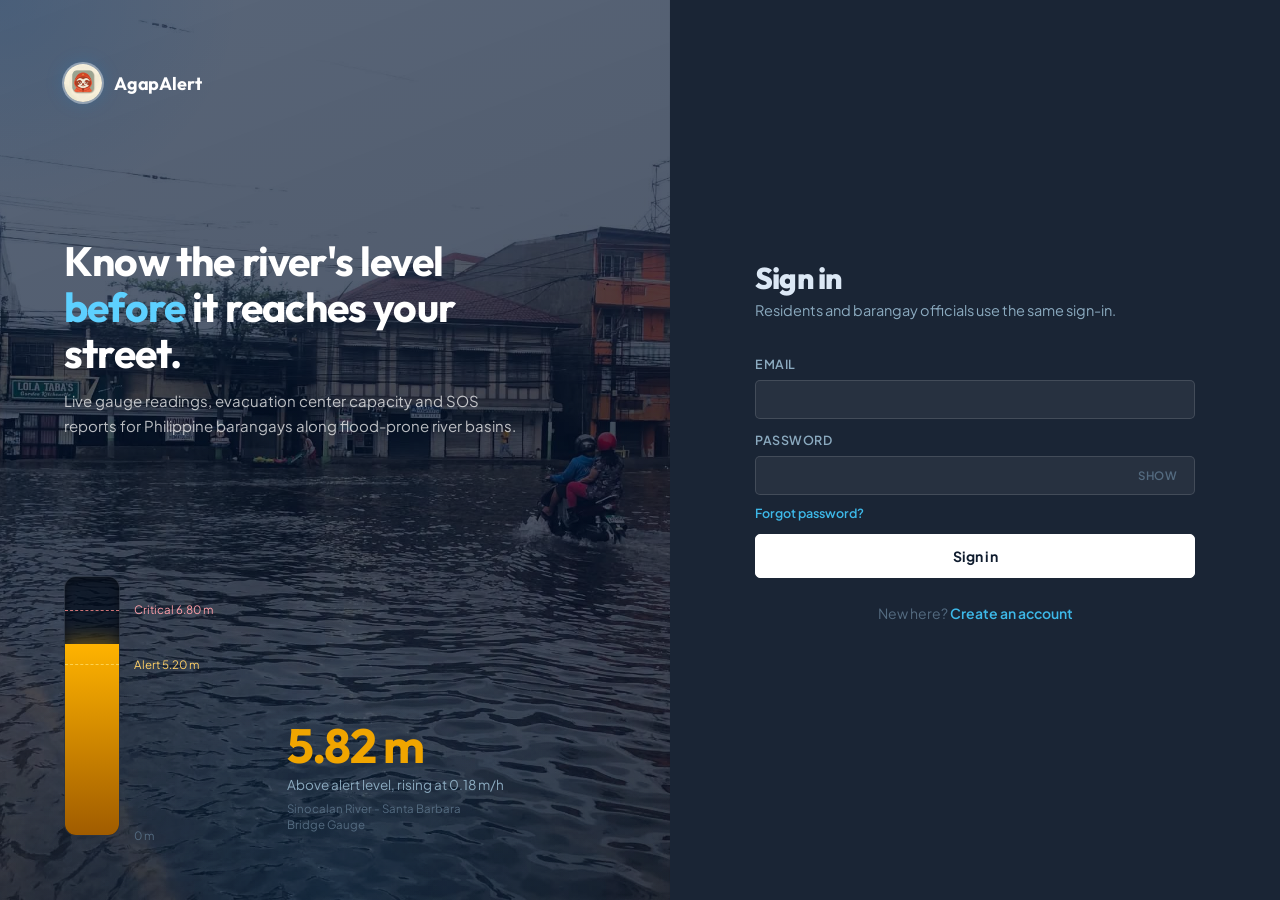
<file: index.html>
<!doctype html>
<html lang="en" data-theme="dark">
<head>
  <meta charset="utf-8">
  <meta name="viewport" content="width=device-width, initial-scale=1, viewport-fit=cover">
  <title>AGAP Alert</title>

  <link rel="icon" href="assets/img/favicon.png">
  <link rel="preconnect" href="https://fonts.googleapis.com">
  <link rel="preconnect" href="https://fonts.gstatic.com" crossorigin>
  <link href="https://fonts.googleapis.com/css2?family=IBM+Plex+Sans:wght@400;500;600;700&family=IBM+Plex+Mono:wght@500;600;700&display=swap" rel="stylesheet">
  <link rel="stylesheet" href="assets/css/dashboard.css">
  <link rel="stylesheet" href="assets/lib/leaflet.css"/>
  <script src="assets/lib/leaflet.js"></script>
  <!-- Apply saved theme before paint to prevent flash -->
  <script>
    (function(){
      var t = localStorage.getItem('agapalert_theme');
      if (t) document.documentElement.setAttribute('data-theme', t);
    })();
  </script>
</head>
<body>

  <a class="skip" href="#pg">Skip to content</a>

  <!-- ── SVG icon sprites (hidden) ────────────────────────────────────────── -->
  <svg width="0" height="0" style="position:absolute" aria-hidden="true">
    <symbol id="i-nav"    viewBox="0 0 24 24"><path d="M3 11l18-8-8 18-2-8z"/></symbol>
    <symbol id="i-chev"   viewBox="0 0 24 24"><path d="M6 9l6 6 6-6"/></symbol>
    <symbol id="i-x"      viewBox="0 0 24 24"><path d="M6 6l12 12M18 6L6 18"/></symbol>
    <symbol id="i-plus"   viewBox="0 0 24 24"><path d="M12 5v14M5 12h14"/></symbol>
    <symbol id="i-minus"  viewBox="0 0 24 24"><path d="M5 12h14"/></symbol>
    <symbol id="i-loc"    viewBox="0 0 24 24"><circle cx="12" cy="12" r="3"/><circle cx="12" cy="12" r="8"/><path d="M12 2v3M12 19v3M2 12h3M19 12h3"/></symbol>
    <symbol id="i-phone"  viewBox="0 0 24 24"><path d="M5 4h4l2 5-2.5 1.5a11 11 0 0 0 5 5L15 13l5 2v4a2 2 0 0 1-2 2A16 16 0 0 1 3 6a2 2 0 0 1 2-2z"/></symbol>
    <symbol id="i-shield" viewBox="0 0 24 24"><path d="M12 3l8 3v6c0 5-3.5 8-8 9-4.5-1-8-4-8-9V6z"/><path d="M8.5 12l2.5 2.5 4.5-5"/></symbol>
    <symbol id="i-home"   viewBox="0 0 24 24"><path d="M3 11l9-8 9 8v9a1 1 0 0 1-1 1h-5v-6H9v6H4a1 1 0 0 1-1-1z"/></symbol>
    <symbol id="i-list"   viewBox="0 0 24 24"><path d="M8 6h13M8 12h13M8 18h13M3 6h.01M3 12h.01M3 18h.01"/></symbol>
    <symbol id="i-sun"    viewBox="0 0 24 24"><circle cx="12" cy="12" r="4"/><path d="M12 2v2M12 20v2M4.93 4.93l1.41 1.41M17.66 17.66l1.41 1.41M2 12h2M20 12h2M4.93 19.07l1.41-1.41M17.66 6.34l1.41-1.41"/></symbol>
    <symbol id="i-moon"   viewBox="0 0 24 24"><path d="M21 12.79A9 9 0 1 1 11.21 3 7 7 0 0 0 21 12.79z"/></symbol>
  </svg>

  <!-- ── Header ───────────────────────────────────────────────────────────── -->
  <header class="hd">
    <div class="hi">

      <div class="brand">
        <img id="logo" src="assets/img/logo.png" alt="">
        AGAP Alert
      </div>

      <nav class="tabs" id="tabs" aria-label="Main"></nav>

      <div class="hr">
        <!-- Light / dark toggle -->
        <button class="theme-btn" id="theme-btn" type="button" aria-label="Toggle light/dark mode">
          <svg class="i"><use href="#i-moon"/></svg>
        </button>

        <!-- Language switch -->
        <div class="lang" id="lg" role="group" aria-label="Language">
          <button data-v="en"  aria-pressed="false">EN</button>
          <button data-v="fil" aria-pressed="true">FIL</button>
        </div>

        <!-- Signed-in user chip -->
        <div class="user-chip" id="user-chip" style="display:none">
          <span class="name" id="user-name"></span>
          <span class="role" id="user-role"></span>
          <div class="settings-menu" id="settings-menu">
            <button class="settings-btn" id="settings-btn" aria-label="Settings" aria-expanded="false" aria-haspopup="true">
              <svg width="16" height="16" viewBox="0 0 24 24" fill="none" stroke="currentColor" stroke-width="2" stroke-linecap="round" stroke-linejoin="round">
                <circle cx="12" cy="12" r="3"/>
                <path d="M19.4 15a1.65 1.65 0 0 0 .33 1.82l.06.06a2 2 0 0 1-2.83 2.83l-.06-.06a1.65 1.65 0 0 0-1.82-.33 1.65 1.65 0 0 0-1 1.51V21a2 2 0 0 1-4 0v-.09A1.65 1.65 0 0 0 9 19.4a1.65 1.65 0 0 0-1.82.33l-.06.06a2 2 0 0 1-2.83-2.83l.06-.06A1.65 1.65 0 0 0 4.68 15a1.65 1.65 0 0 0-1.51-1H3a2 2 0 0 1 0-4h.09A1.65 1.65 0 0 0 4.6 9a1.65 1.65 0 0 0-.33-1.82l-.06-.06a2 2 0 0 1 2.83-2.83l.06.06A1.65 1.65 0 0 0 9 4.68a1.65 1.65 0 0 0 1-1.51V3a2 2 0 0 1 4 0v.09a1.65 1.65 0 0 0 1 1.51 1.65 1.65 0 0 0 1.82-.33l.06-.06a2 2 0 0 1 2.83 2.83l-.06.06A1.65 1.65 0 0 0 19.4 9a1.65 1.65 0 0 0 1.51 1H21a2 2 0 0 1 0 4h-.09a1.65 1.65 0 0 0-1.51 1z"/>
              </svg>
            </button>
            <div class="settings-dropdown" id="settings-dropdown">
              <a class="settings-item" href="profile.html">
                <svg width="14" height="14" viewBox="0 0 24 24" fill="none" stroke="currentColor" stroke-width="2" stroke-linecap="round" stroke-linejoin="round"><path d="M20 21v-2a4 4 0 0 0-4-4H8a4 4 0 0 0-4 4v2"/><circle cx="12" cy="7" r="4"/></svg>
                Profile
              </a>
              <button class="settings-item settings-item-danger" id="signout-btn" type="button">
                <svg width="14" height="14" viewBox="0 0 24 24" fill="none" stroke="currentColor" stroke-width="2" stroke-linecap="round" stroke-linejoin="round"><path d="M9 21H5a2 2 0 0 1-2-2V5a2 2 0 0 1 2-2h4"/><polyline points="16 17 21 12 16 7"/><line x1="21" y1="12" x2="9" y2="12"/></svg>
                Sign out
              </button>
            </div>
          </div>
        </div>

        <!-- Publish advisory (officials only, injected by JS) -->
        <span id="pub"></span>

        <!-- SOS button -->
        <button class="btn sos" data-a="sos" id="sosb"></button>
      </div>

    </div>
  </header>

  <!-- Offline bar -->
  <div id="netbar"></div>

  <!-- Alert band — colored by flood level -->
  <div class="band" id="band" data-l="0"></div>

<!-- Main content area -->
  <main class="pg" id="pg" tabindex="-1"></main>

  <!-- Mobile bottom nav -->
  <nav id="bn" aria-label="Main"></nav>

  <!-- Dialog -->
  <div class="shade" id="shade">
    <div class="dlg" id="dlg" role="dialog" aria-modal="true"></div>
  </div>

  <!--  Toast notification -->
  <div class="toast" id="toast" role="status" aria-live="polite"></div>

  <script src="assets/js/app.js"></script>
</body>
</html>
</file>
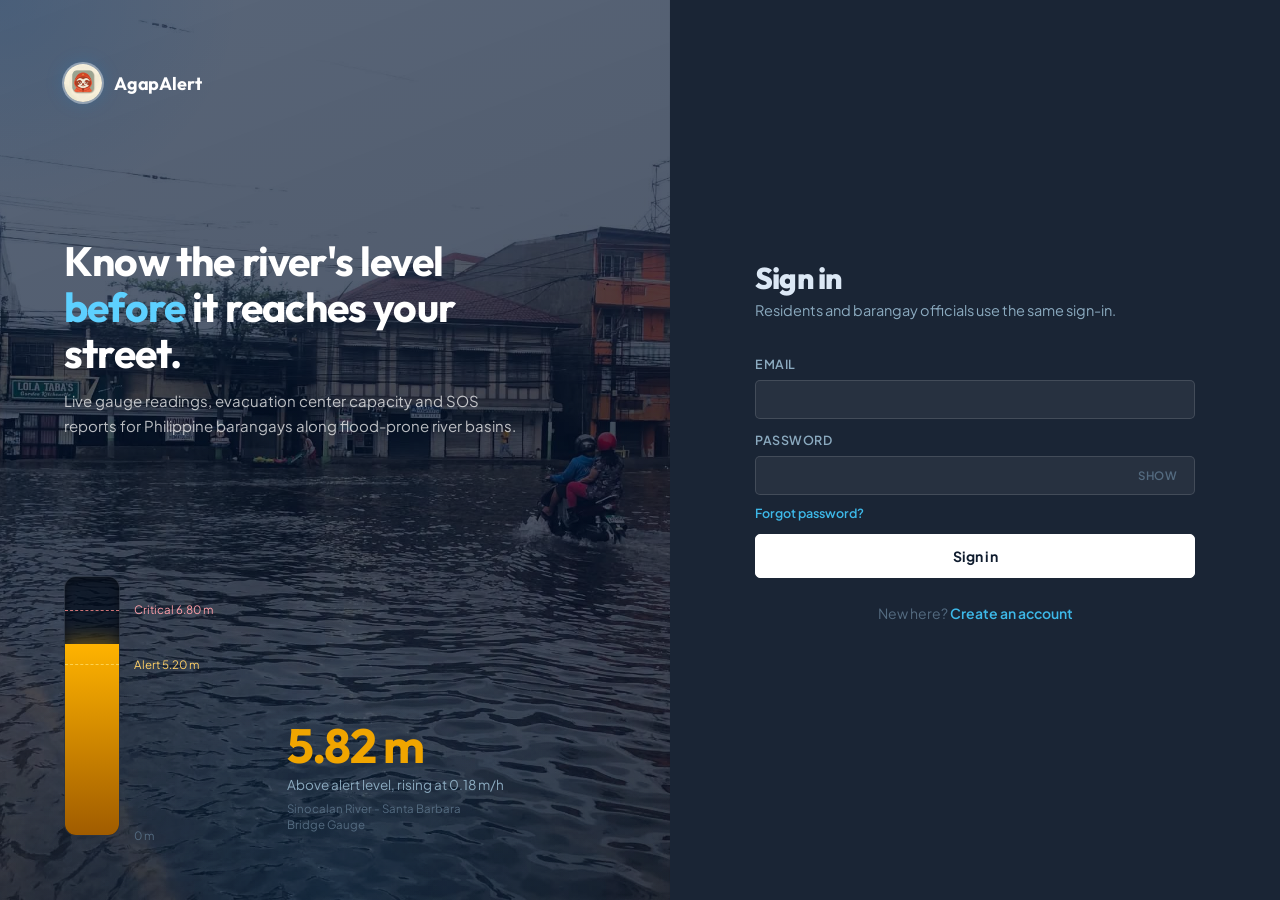
<file: admin.html>
<!DOCTYPE html>
<html lang="fil" data-theme="dark">
<head>
  <meta charset="utf-8">
  <meta name="viewport" content="width=device-width, initial-scale=1, viewport-fit=cover">
  <title>Panel ng Admin | AgapAlert</title>
  <link rel="icon" href="assets/img/favicon.png">
  <link rel="preconnect" href="https://fonts.googleapis.com">
  <link rel="preconnect" href="https://fonts.gstatic.com" crossorigin>
  <link href="https://fonts.googleapis.com/css2?family=IBM+Plex+Sans:wght@400;500;600;700&family=IBM+Plex+Mono:wght@500;600&display=swap" rel="stylesheet">
  <link rel="stylesheet" href="assets/css/dashboard.css">
  <link rel="stylesheet" href="assets/css/admin.css">
  <script>
    (function(){
      var t = localStorage.getItem('agapalert_theme');
      if (t) document.documentElement.setAttribute('data-theme', t);
    })();
  </script>
</head>
<body>

<div class="admin-wrap">

  <header class="hd">
    <div class="hi">
      <a class="brand" href="index.html">
        <img src="assets/img/logo.png" alt="">
        AGAP Alert
      </a>

      <nav class="tabs" id="main-tabs" aria-label="Main"></nav>

      <div class="hr">
        <div class="user-chip">
          <span class="name" id="admin-name"></span>
        </div>
        <button class="theme-btn" id="theme-btn" type="button" aria-label="Toggle light/dark mode">
          <svg id="theme-icon" width="16" height="16" viewBox="0 0 24 24" fill="none" stroke="currentColor" stroke-width="2" stroke-linecap="round" stroke-linejoin="round">
            <path d="M21 12.79A9 9 0 1 1 11.21 3 7 7 0 0 0 21 12.79z"/>
          </svg>
        </button>
        <div class="settings-menu" id="settings-menu">
          <button class="settings-btn" id="settings-btn" aria-label="Settings" aria-expanded="false" aria-haspopup="true">
            <svg width="16" height="16" viewBox="0 0 24 24" fill="none" stroke="currentColor" stroke-width="2" stroke-linecap="round" stroke-linejoin="round">
              <circle cx="12" cy="12" r="3"/>
              <path d="M19.4 15a1.65 1.65 0 0 0 .33 1.82l.06.06a2 2 0 0 1-2.83 2.83l-.06-.06a1.65 1.65 0 0 0-1.82-.33 1.65 1.65 0 0 0-1 1.51V21a2 2 0 0 1-4 0v-.09A1.65 1.65 0 0 0 9 19.4a1.65 1.65 0 0 0-1.82.33l-.06.06a2 2 0 0 1-2.83-2.83l.06-.06A1.65 1.65 0 0 0 4.68 15a1.65 1.65 0 0 0-1.51-1H3a2 2 0 0 1 0-4h.09A1.65 1.65 0 0 0 4.6 9a1.65 1.65 0 0 0-.33-1.82l-.06-.06a2 2 0 0 1 2.83-2.83l.06.06A1.65 1.65 0 0 0 9 4.68a1.65 1.65 0 0 0 1-1.51V3a2 2 0 0 1 4 0v.09a1.65 1.65 0 0 0 1 1.51 1.65 1.65 0 0 0 1.82-.33l.06-.06a2 2 0 0 1 2.83 2.83l-.06.06A1.65 1.65 0 0 0 19.4 9a1.65 1.65 0 0 0 1.51 1H21a2 2 0 0 1 0 4h-.09a1.65 1.65 0 0 0-1.51 1z"/>
            </svg>
          </button>
          <div class="settings-dropdown" id="settings-dropdown">
            <a class="settings-item" href="profile.html">
              <svg width="14" height="14" viewBox="0 0 24 24" fill="none" stroke="currentColor" stroke-width="2" stroke-linecap="round" stroke-linejoin="round"><path d="M20 21v-2a4 4 0 0 0-4-4H8a4 4 0 0 0-4 4v2"/><circle cx="12" cy="7" r="4"/></svg>
              Profile
            </a>
            <button class="settings-item settings-item-danger" id="signout-btn" type="button">
              <svg width="14" height="14" viewBox="0 0 24 24" fill="none" stroke="currentColor" stroke-width="2" stroke-linecap="round" stroke-linejoin="round"><path d="M9 21H5a2 2 0 0 1-2-2V5a2 2 0 0 1 2-2h4"/><polyline points="16 17 21 12 16 7"/><line x1="21" y1="12" x2="9" y2="12"/></svg>
              Sign out
            </button>
          </div>
        </div>
      </div>
    </div>
  </header>

  <main class="admin-main">

    <a href="index.html" class="admin-back">
      <svg width="16" height="16" viewBox="0 0 24 24" fill="none" stroke="currentColor" stroke-width="2" stroke-linecap="round" stroke-linejoin="round"><polyline points="15 18 9 12 15 6"/></svg>
      Bumalik sa dashboard
    </a>

    <div>
      <h1 style="font-size:24px;margin:0 0 0.25rem;color:var(--ink);font-weight:700">Panel ng Administrador</h1>
      <p style="color:var(--mute);margin:0;font-size:14px">Pamahalaan ang mga opisyal, invite code, at mga account ng gumagamit.</p>
    </div>

    <div class="admin-tabs" id="admin-tabs">
      <button class="admin-tab active" data-tab="pending">
        Mga Kahilingan <span class="tab-badge" id="tab-pending-count"></span>
      </button>
      <button class="admin-tab" data-tab="flood">Antas ng Baha</button>
      <button class="admin-tab" data-tab="shelters">Mga Likasan</button>
      <button class="admin-tab" data-tab="codes">Mga Invite Code</button>
      <button class="admin-tab" data-tab="officials">Mga Opisyal</button>
    </div>

    <!-- Pending requests -->
    <div class="tab-panel" id="panel-pending">
      <div class="admin-section">
        <div class="admin-section-head">
          <div>
            <h2>Mga Kahilingan ng Opisyal</h2>
            <p>Mga account na gumagamit ng invite code at naghihintay ng pag-apruba.</p>
          </div>
          <span class="badge badge-pending" id="pending-count">0 naghihintay</span>
        </div>
        <div id="pending-list"></div>
      </div>
    </div>

    <!-- Flood level control -->
    <div class="tab-panel" id="panel-flood" style="display:none">
      <div class="admin-section">
        <div class="admin-section-head">
          <div>
            <h2>Itakda ang Antas ng Baha</h2>
            <p>Ang bagong antas ay agad na makikita sa dashboard ng lahat ng residente.</p>
          </div>
          <span class="badge" id="flood-current-badge">Kumukuha…</span>
        </div>
        <div class="gen-form" style="flex-direction:column;gap:1rem">
          <div style="display:flex;gap:0.75rem;flex-wrap:wrap;width:100%">
            <div style="flex:1;min-width:160px">
              <label class="gen-label">Antas ng Alerto</label>
              <select class="gen-input" id="flood-level">
                <option value="0">0 — Normal</option>
                <option value="1">1 — Bantay (Watch)</option>
                <option value="2">2 — Babala (Warning)</option>
                <option value="3">3 — Kritikal (Critical)</option>
              </select>
            </div>
            <div style="flex:1;min-width:120px">
              <label class="gen-label">Hangin (km/h)</label>
              <input class="gen-input" id="flood-wind" type="number" step="0.1" min="0" placeholder="hal. 12">
            </div>
            <div style="flex:1;min-width:120px">
              <label class="gen-label">Ulan (mm/h)</label>
              <input class="gen-input" id="flood-rain" type="number" step="0.1" min="0" placeholder="hal. 0.5">
            </div>
          </div>
          <div style="width:100%">
            <label class="gen-label">Mga Tala (opsyonal)</label>
            <input class="gen-input" id="flood-notes" type="text" placeholder="hal. Tumataas ang ilog mula kaninang umaga">
          </div>
          <button class="gen-btn" id="flood-btn" style="align-self:flex-start">I-update ang Antas</button>
          <p style="font-size:12px;color:var(--dim);margin:0">
            I-update ito kada oras o tuwing may pagbabago sa lebel ng ilog. Ang mga residente ay makakakita ng bagong antas sa loob ng ~1 minuto; SMS kung naka-enable sa config.
          </p>
        </div>
        <div id="flood-history" style="padding:0 1.4rem 1.4rem"></div>
      </div>
    </div>

    <!-- Shelter occupancy -->
    <div class="tab-panel" id="panel-shelters" style="display:none">
      <div class="admin-section">
        <div class="admin-section-head">
          <div>
            <h2>Occupancy ng mga Likasan</h2>
            <p>I-update kung ilang tao na ang nasa bawat evacuation center.</p>
          </div>
        </div>
        <div id="shelters-list"></div>
      </div>
    </div>

    <!-- Invite codes -->
    <div class="tab-panel" id="panel-codes" style="display:none">
      <div class="admin-section">
        <div class="admin-section-head">
          <div>
            <h2>Mga Invite Code</h2>
            <p>Isa-isang gamit ang bawat code. Ibahagi nang direkta sa opisyal sa pamamagitan ng SMS o email.</p>
          </div>
        </div>
        <div class="gen-form">
          <div style="flex:1;min-width:180px">
            <label class="gen-label" for="gen-note">
              Tala <span style="text-transform:none;font-weight:400;letter-spacing:0;font-size:11.5px;color:var(--dim)">(opsyonal — hal. pangalan o barangay)</span>
            </label>
            <input class="gen-input" id="gen-note" type="text" placeholder="hal. Juan dela Cruz, Brgy. Dalongue">
          </div>
          <button class="gen-btn" id="gen-btn">Gumawa ng Code</button>
        </div>
        <table class="code-table">
          <thead>
            <tr>
              <th>Code</th><th>Tala</th><th>Ginawa</th><th>Status</th><th>Ginamit ni</th><th></th>
            </tr>
          </thead>
          <tbody id="code-tbody"></tbody>
        </table>
        <div id="code-empty" class="empty" style="display:none">Wala pang invite code. Gumawa ng isa sa itaas.</div>
      </div>
    </div>

    <!-- Barangay officials -->
    <div class="tab-panel" id="panel-officials" style="display:none">
      <div class="admin-section">
        <div class="admin-section-head">
          <div>
            <h2>Mga Opisyal ng Barangay</h2>
            <p>Lahat ng account na may aprubadong opisyal na access.</p>
          </div>
          <span class="badge badge-active" id="officials-count">0 opisyal</span>
        </div>
        <div id="officials-list"></div>
      </div>
    </div>

  </main>

  <nav id="bn" aria-label="Main"></nav>
</div>

<div class="toast-bar" id="toast"></div>

<script src="assets/js/admin.js"></script>
</body>
</html>
</file>
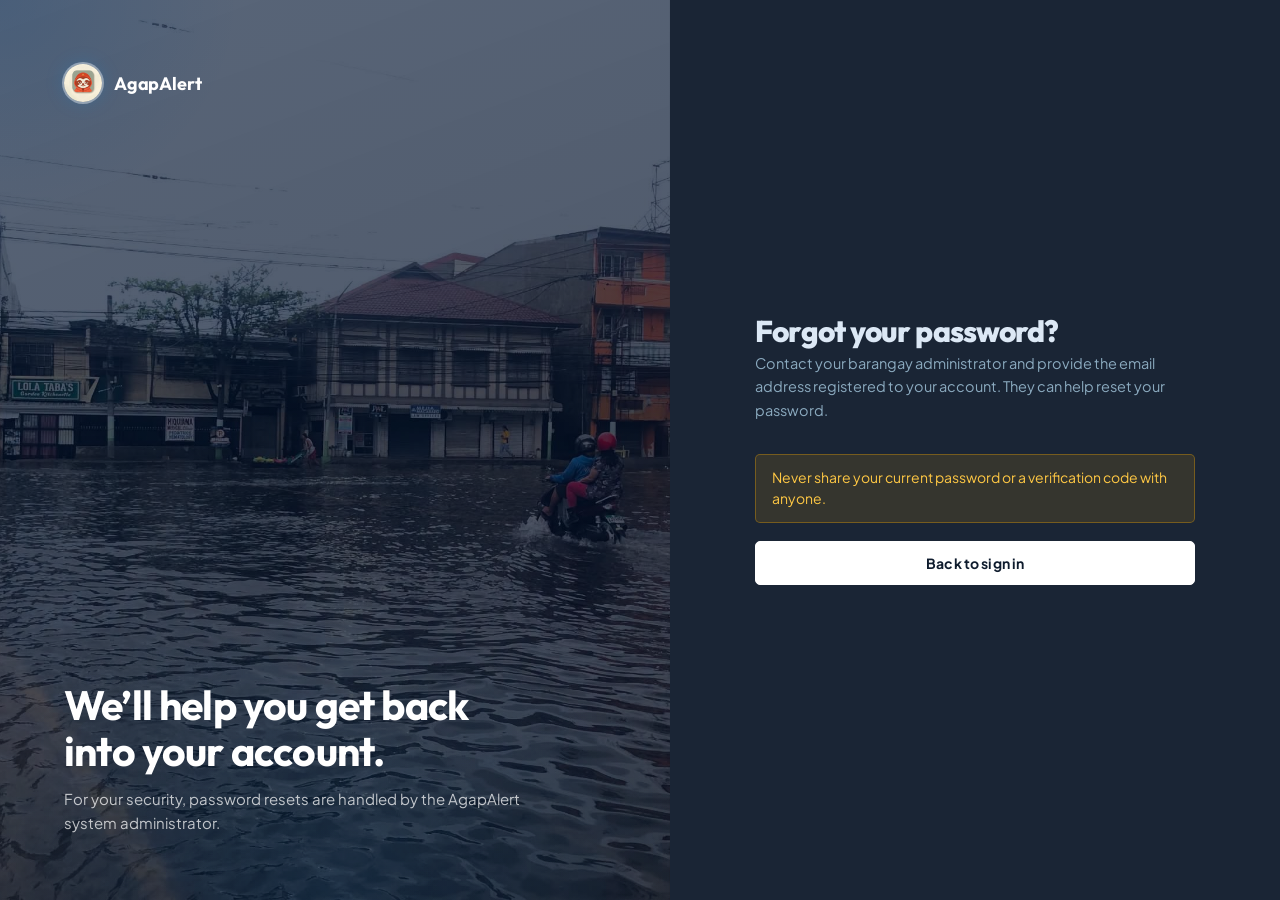
<file: forgot-password.html>
<!DOCTYPE html>
<html lang="en">
<head>
  <meta charset="utf-8">
  <meta name="viewport" content="width=device-width, initial-scale=1">
  <title>Reset password | AgapAlert</title>
  <link rel="icon" href="assets/img/favicon.png">
  <link rel="preconnect" href="https://fonts.googleapis.com">
  <link rel="preconnect" href="https://fonts.gstatic.com" crossorigin>
  <link href="https://fonts.googleapis.com/css2?family=Outfit:wght@600;700;800&family=Plus+Jakarta+Sans:wght@400;500;600;700&display=swap" rel="stylesheet">
  <link rel="stylesheet" href="assets/css/style.css">
</head>
<body class="auth-page">

<main class="auth">
  <section class="auth-brand">
    <a class="brand" href="login.html">
      <img src="assets/img/logo.png" alt="" width="36" height="36">AgapAlert
    </a>
    <div>
      <h1>We’ll help you get back into your account.</h1>
      <p>For your security, password resets are handled by the AgapAlert system administrator.</p>
    </div>
  </section>

  <section class="auth-form">
    <div class="auth-card">
      <h2>Forgot your password?</h2>
      <p class="sub">Contact your barangay administrator and provide the email address registered to your account. They can help reset your password.</p>

      <div class="notice notice-warning" role="status">
        Never share your current password or a verification code with anyone.
      </div>

      <a class="btn btn-primary btn-block" href="login.html">Back to sign in</a>
    </div>
  </section>
</main>
</body>
</html>
</file>
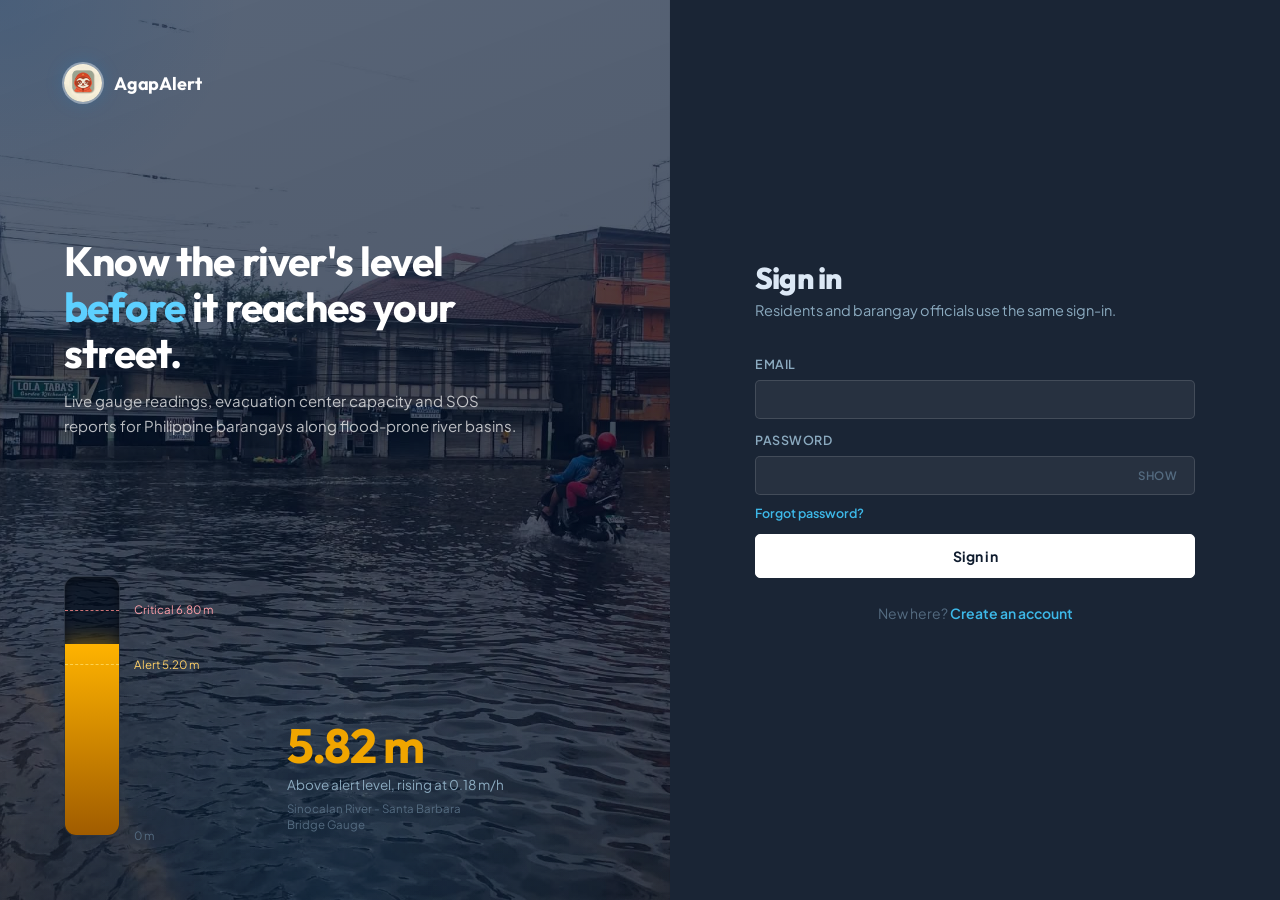
<file: login.html>
<!DOCTYPE html>
<html lang="en">
<head>
  <meta charset="utf-8">
  <meta name="viewport" content="width=device-width, initial-scale=1">
  <title>Sign in | AgapAlert</title>
  <link rel="icon" href="assets/img/favicon.png">
  <link rel="preconnect" href="https://fonts.googleapis.com">
  <link rel="preconnect" href="https://fonts.gstatic.com" crossorigin>
  <link href="https://fonts.googleapis.com/css2?family=Outfit:wght@600;700;800&family=Plus+Jakarta+Sans:wght@400;500;600;700&family=IBM+Plex+Mono:wght@500;600&display=swap" rel="stylesheet">
  <link rel="stylesheet" href="assets/css/style.css">
</head>
<body class="auth-page">

<main class="auth">
  <section class="auth-brand">
    <a class="brand" href="login.html">
      <img src="assets/img/logo.png" alt="" width="36" height="36">AgapAlert
    </a>
    <div>
      <h1>Know the river's level <em>before</em> it reaches your street.</h1>
      <p>Live gauge readings, evacuation center capacity and SOS reports for Philippine barangays along flood-prone river basins.</p>
    </div>

    <figure class="gauge" aria-label="River gauge for Sinocalan River - Santa Barbara Bridge Gauge">
      <div class="gauge-tube">
        <div class="gauge-fill gauge-warn" style="height: 74%"></div>
        <span class="gauge-line gauge-line-alert" style="bottom: 66%"></span>
        <span class="gauge-line gauge-line-crit"  style="bottom: 87%"></span>
      </div>
      <div class="gauge-scale">
        <span style="bottom: 87%">Critical 6.80 m</span>
        <span style="bottom: 66%">Alert 5.20 m</span>
        <span style="bottom: 0">0 m</span>
      </div>
      <figcaption>
        <strong class="gauge-reading gauge-text-warn">5.82 m</strong>
        <span>Above alert level, rising at 0.18 m/h</span>
        <small>Sinocalan River - Santa Barbara Bridge Gauge</small>
      </figcaption>
    </figure>
  </section>

  <section class="auth-form">
    <div class="auth-card">
      <h2>Sign in</h2>
      <p class="sub">Residents and barangay officials use the same sign-in.</p>

      <div id="login-error" class="notice notice-error" role="alert" style="display:none"></div>

      <form id="login-form" novalidate>
        <div class="field">
          <label for="email">Email</label>
          <input class="input" id="email" name="email" type="email" autocomplete="username" required>
        </div>
        <div class="field">
          <label for="password">Password</label>
          <div class="pw-wrap">
            <input class="input" id="password" name="password" type="password" autocomplete="current-password" required>
            <button type="button" class="pw-toggle" data-target="password" aria-pressed="false">Show</button>
          </div>
          <a class="forgot-password" href="forgot-password.html">Forgot password?</a>
        </div>
        <button class="btn btn-primary btn-block" type="submit">Sign in</button>
      </form>

      <p class="auth-alt">New here? <a href="register.html">Create an account</a></p>
    </div>
  </section>
</main>

<script src="assets/js/auth.js"></script>
<script src="assets/js/login.js"></script>
</body>
</html>
</file>
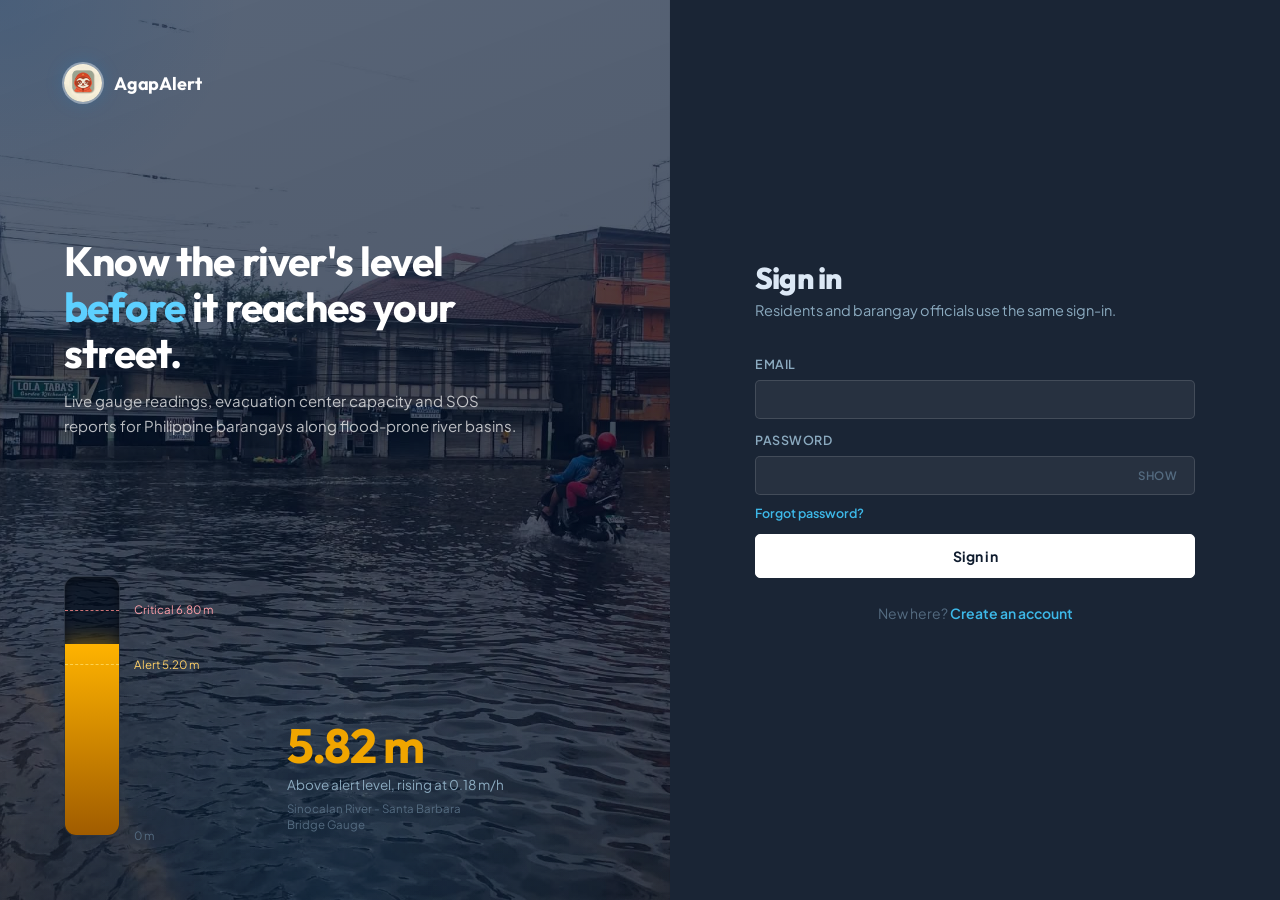
<file: profile.html>
<!DOCTYPE html>
<html lang="fil" data-theme="dark">
<head>
  <meta charset="utf-8">
  <meta name="viewport" content="width=device-width, initial-scale=1, viewport-fit=cover">
  <title>Aking Profile | AgapAlert</title>
  <link rel="icon" href="assets/img/favicon.png">
  <link rel="preconnect" href="https://fonts.googleapis.com">
  <link rel="preconnect" href="https://fonts.gstatic.com" crossorigin>
  <link href="https://fonts.googleapis.com/css2?family=IBM+Plex+Sans:wght@400;500;600;700&family=IBM+Plex+Mono:wght@500;600;700&display=swap" rel="stylesheet">
  <link rel="stylesheet" href="assets/css/dashboard.css">
  <link rel="stylesheet" href="assets/css/profile.css">
  <script>
    (function(){
      var t = localStorage.getItem('agapalert_theme');
      if (t) document.documentElement.setAttribute('data-theme', t);
    })();
  </script>
</head>
<body>

  <header class="hd">
    <div class="hi">
      <div class="brand">
        <img id="logo" src="assets/img/logo.png" alt="">
        AGAP Alert
      </div>
      <nav class="tabs" aria-label="Main"></nav>
      <div class="hr">
        <button class="theme-btn" id="theme-btn" type="button" aria-label="Toggle light/dark mode">
          <svg class="i"><use href="#i-moon"/></svg>
        </button>
        <div class="user-chip" id="user-chip" style="display:none">
          <span class="name" id="user-name"></span>
          <span class="role" id="user-role"></span>
          <div class="settings-menu" id="settings-menu">
            <button class="settings-btn" id="settings-btn" aria-label="Settings" aria-expanded="false" aria-haspopup="true">
              <svg width="15" height="15" viewBox="0 0 24 24" fill="none" stroke="currentColor" stroke-width="2" stroke-linecap="round" stroke-linejoin="round">
                <circle cx="12" cy="12" r="3"/>
                <path d="M19.4 15a1.65 1.65 0 0 0 .33 1.82l.06.06a2 2 0 0 1-2.83 2.83l-.06-.06a1.65 1.65 0 0 0-1.82-.33 1.65 1.65 0 0 0-1 1.51V21a2 2 0 0 1-4 0v-.09A1.65 1.65 0 0 0 9 19.4a1.65 1.65 0 0 0-1.82.33l-.06.06a2 2 0 0 1-2.83-2.83l.06-.06A1.65 1.65 0 0 0 4.68 15a1.65 1.65 0 0 0-1.51-1H3a2 2 0 0 1 0-4h.09A1.65 1.65 0 0 0 4.6 9a1.65 1.65 0 0 0-.33-1.82l-.06-.06a2 2 0 0 1 2.83-2.83l.06.06A1.65 1.65 0 0 0 9 4.68a1.65 1.65 0 0 0 1-1.51V3a2 2 0 0 1 4 0v.09a1.65 1.65 0 0 0 1 1.51 1.65 1.65 0 0 0 1.82-.33l.06-.06a2 2 0 0 1 2.83 2.83l-.06.06A1.65 1.65 0 0 0 19.4 9a1.65 1.65 0 0 0 1.51 1H21a2 2 0 0 1 0 4h-.09a1.65 1.65 0 0 0-1.51 1z"/>
              </svg>
            </button>
            <div class="settings-dropdown" id="settings-dropdown">
              <a class="settings-item" href="profile.html">
                <svg width="14" height="14" viewBox="0 0 24 24" fill="none" stroke="currentColor" stroke-width="2" stroke-linecap="round" stroke-linejoin="round"><path d="M20 21v-2a4 4 0 0 0-4-4H8a4 4 0 0 0-4 4v2"/><circle cx="12" cy="7" r="4"/></svg>
                Profile
              </a>
              <button class="settings-item settings-item-danger" id="signout-btn" type="button">
                <svg width="14" height="14" viewBox="0 0 24 24" fill="none" stroke="currentColor" stroke-width="2" stroke-linecap="round" stroke-linejoin="round"><path d="M9 21H5a2 2 0 0 1-2-2V5a2 2 0 0 1 2-2h4"/><polyline points="16 17 21 12 16 7"/><line x1="21" y1="12" x2="9" y2="12"/></svg>
                Mag-sign out
              </button>
            </div>
          </div>
        </div>
      </div>
    </div>
  </header>

  <svg width="0" height="0" style="position:absolute" aria-hidden="true">
    <symbol id="i-sun"  viewBox="0 0 24 24"><circle cx="12" cy="12" r="4"/><path d="M12 2v2M12 20v2M4.93 4.93l1.41 1.41M17.66 17.66l1.41 1.41M2 12h2M20 12h2M4.93 19.07l1.41-1.41M17.66 6.34l1.41-1.41"/></symbol>
    <symbol id="i-moon" viewBox="0 0 24 24"><path d="M21 12.79A9 9 0 1 1 11.21 3 7 7 0 0 0 21 12.79z"/></symbol>
  </svg>

  <div class="profile-wrap">

    <a class="profile-back" href="index.html">
      <svg viewBox="0 0 24 24"><polyline points="15 18 9 12 15 6"/></svg>
      Bumalik sa dashboard
    </a>

    <!-- Avatar -->
    <div class="avatar-card">
      <div class="avatar-wrap">
        <div class="avatar-circle">
          <div class="avatar" id="avatar-el" title="Baguhin ang larawan">
            <span id="avatar-initial">?</span>
          </div>
          <label class="avatar-edit-btn" for="avatar-input" title="Mag-upload ng larawan" aria-label="Mag-upload ng profile photo">
            <svg viewBox="0 0 24 24"><path d="M23 19a2 2 0 0 1-2 2H3a2 2 0 0 1-2-2V8a2 2 0 0 1 2-2h4l2-3h6l2 3h4a2 2 0 0 1 2 2z"/><circle cx="12" cy="13" r="4"/></svg>
          </label>
          <input type="file" id="avatar-input" accept="image/*" style="display:none" aria-label="Mag-upload ng profile photo">
        </div>
        <p class="avatar-hint">I-click para baguhin</p>
        <button class="avatar-remove" id="avatar-remove">Alisin ang larawan</button>
      </div>
      <div class="avatar-info">
        <h2 id="display-name">—</h2>
        <p id="display-sub">—</p>
        <div id="role-badge" class="role-badge"></div>
      </div>
    </div>

    <!-- Personal information -->
    <div class="form-card">
      <div class="form-card-head">
        <h3>Personal na impormasyon</h3>
        <p>I-update ang iyong pangalan, contact details, at barangay.</p>
      </div>
      <div class="form-card-body">

        <div class="pf-field">
          <label for="pf-name">Buong pangalan</label>
          <input class="pf-input" id="pf-name" type="text" autocomplete="name">
          <span class="pf-error" id="err-name"></span>
        </div>

        <div class="row-2">
          <div class="pf-field">
            <label for="pf-phone">Numero ng mobile</label>
            <input class="pf-input" id="pf-phone" type="tel" autocomplete="tel" placeholder="+63 9XX XXX XXXX">
            <span class="pf-error" id="err-phone"></span>
          </div>
          <div class="pf-field">
            <label for="pf-email">Email <span>(opsyonal)</span></label>
            <input class="pf-input" id="pf-email" type="email" autocomplete="email">
            <span class="pf-error" id="err-email"></span>
          </div>
        </div>

        <input type="hidden" id="pf-brgy" value="1">
        <div class="pf-field">
          <label>Barangay</label>
          <p class="pf-input" style="margin:0;background:var(--surface-2);cursor:default">Dalongue, Santa Barbara, Pangasinan</p>
        </div>

        <div id="pending-notice" class="pf-notice pf-notice-warn" style="display:none">
          Ang iyong kahilingan para sa opisyal na access ay nasa ilalim ng pagsusuri. Mayroon kang resident access sa ngayon.
        </div>
        <div id="official-notice" class="pf-notice pf-notice-ok" style="display:none">
          Aktibo ang opisyal na access — maaari kang mamahala ng mga evacuation center, stock, at mga ulat ng iyong barangay.
        </div>

      </div>
      <div class="pf-actions">
        <button class="pf-btn pf-btn-primary" id="save-info">I-save ang mga pagbabago</button>
        <a class="pf-btn pf-btn-ghost" href="index.html">Kanselahin</a>
        <span class="pf-save-status" id="info-saved">✓ Nai-save</span>
      </div>
    </div>

    <!-- Change password -->
    <div class="form-card">
      <div class="form-card-head">
        <h3>Baguhin ang password</h3>
        <p>Iwanang blangko para mapanatili ang iyong kasalukuyang password.</p>
      </div>
      <div class="form-card-body">
        <div class="row-2">
          <div class="pf-field">
            <label for="pf-pw1">Bagong password</label>
            <input class="pf-input" id="pf-pw1" type="password" autocomplete="new-password" placeholder="Hindi bababa sa 8 character">
            <span class="pf-error" id="err-pw1"></span>
          </div>
          <div class="pf-field">
            <label for="pf-pw2">Kumpirmahin ang bagong password</label>
            <input class="pf-input" id="pf-pw2" type="password" autocomplete="new-password">
            <span class="pf-error" id="err-pw2"></span>
          </div>
        </div>
      </div>
      <div class="pf-actions">
        <button class="pf-btn pf-btn-primary" id="save-pw">I-update ang password</button>
        <span class="pf-save-status" id="pw-saved">✓ Na-update ang password</span>
      </div>
    </div>

    <!-- Account -->
    <div class="form-card danger-zone">
      <div class="form-card-head">
        <h3>Account</h3>
        <p>Mag-sign out sa device na ito o burahin ang iyong account.</p>
      </div>
      <div class="form-card-body" style="flex-direction:row;flex-wrap:wrap;gap:0.75rem">
        <button class="pf-btn pf-btn-ghost" id="signout-page">Mag-sign out</button>
        <button class="pf-btn pf-btn-danger" id="delete-account">Burahin ang account</button>
      </div>
    </div>

  </div>

  <script src="assets/js/profile.js"></script>
</body>
</html>
</file>
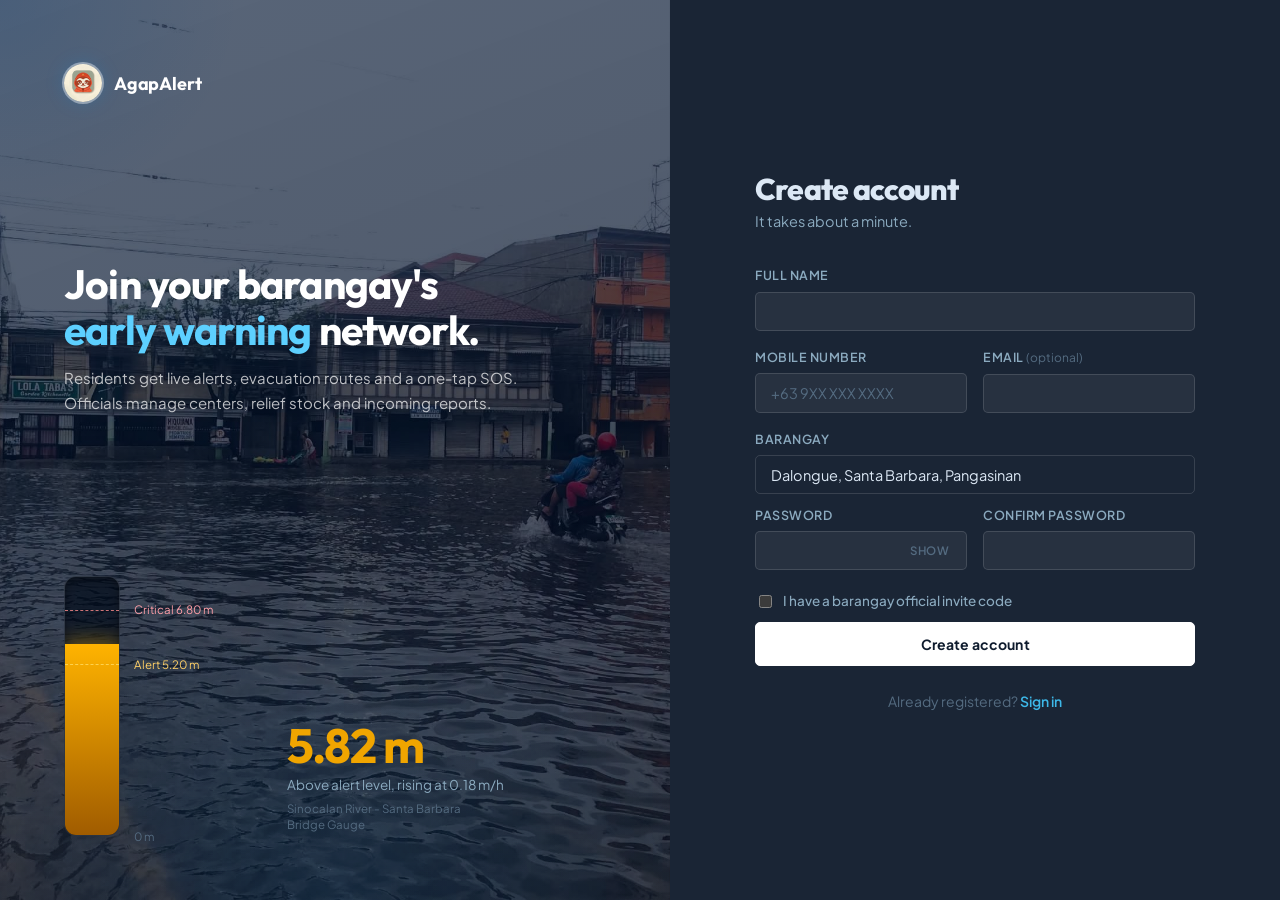
<file: register.html>
<!DOCTYPE html>
<html lang="en">
<head>
  <meta charset="utf-8">
  <meta name="viewport" content="width=device-width, initial-scale=1">
  <title>Create account | AgapAlert</title>
  <link rel="icon" href="assets/img/favicon.png">
  <link rel="preconnect" href="https://fonts.googleapis.com">
  <link rel="preconnect" href="https://fonts.gstatic.com" crossorigin>
  <link href="https://fonts.googleapis.com/css2?family=Outfit:wght@600;700;800&family=Plus+Jakarta+Sans:wght@400;500;600;700&family=IBM+Plex+Mono:wght@500;600&display=swap" rel="stylesheet">
  <link rel="stylesheet" href="assets/css/style.css">
</head>
<body class="auth-page">

<main class="auth">
  <section class="auth-brand">
    <a class="brand" href="login.html">
      <img src="assets/img/logo.png" alt="" width="36" height="36">AgapAlert
    </a>
    <div>
      <h1>Join your barangay's <em>early warning</em> network.</h1>
      <p>Residents get live alerts, evacuation routes and a one-tap SOS. Officials manage centers, relief stock and incoming reports.</p>
    </div>

    <figure class="gauge" aria-label="River gauge for Sinocalan River - Santa Barbara Bridge Gauge">
      <div class="gauge-tube">
        <div class="gauge-fill gauge-warn" style="height: 74%"></div>
        <span class="gauge-line gauge-line-alert" style="bottom: 66%"></span>
        <span class="gauge-line gauge-line-crit"  style="bottom: 87%"></span>
      </div>
      <div class="gauge-scale">
        <span style="bottom: 87%">Critical 6.80 m</span>
        <span style="bottom: 66%">Alert 5.20 m</span>
        <span style="bottom: 0">0 m</span>
      </div>
      <figcaption>
        <strong class="gauge-reading gauge-text-warn">5.82 m</strong>
        <span>Above alert level, rising at 0.18 m/h</span>
        <small>Sinocalan River - Santa Barbara Bridge Gauge</small>
      </figcaption>
    </figure>
  </section>

  <section class="auth-form">
    <div class="auth-card">
      <h2>Create account</h2>
      <p class="sub">It takes about a minute.</p>

      <form id="register-form" novalidate>

        <div class="field">
          <label for="full_name">Full name</label>
          <input class="input" id="full_name" name="full_name" autocomplete="name" required>
          <div id="err-full_name" class="error" role="alert"></div>
        </div>

        <div class="row-2">
          <div class="field">
            <label for="phone">Mobile number</label>
            <input class="input" id="phone" name="phone" type="tel" autocomplete="tel" required placeholder="+63 9XX XXX XXXX">
            <div id="err-phone" class="error" role="alert"></div>
          </div>
          <div class="field">
            <label for="email">Email <span class="field-optional">(optional)</span></label>
            <input class="input" id="email" name="email" type="email" autocomplete="email">
            <div id="err-email" class="error" role="alert"></div>
          </div>
        </div>

        <input type="hidden" id="barangay_id" name="barangay_id" value="1">
        <div class="field">
          <label>Barangay</label>
          <p class="input" style="margin:0;background:var(--surface-2);cursor:default">Dalongue, Santa Barbara, Pangasinan</p>
        </div>

        <div class="row-2">
          <div class="field">
            <label for="password">Password</label>
            <div class="pw-wrap">
              <input class="input" id="password" name="password" type="password" autocomplete="new-password" minlength="8" required>
              <button type="button" class="pw-toggle" data-target="password" aria-pressed="false">Show</button>
            </div>
            <div id="err-password" class="error" role="alert"></div>
          </div>
          <div class="field">
            <label for="password_confirm">Confirm password</label>
            <input class="input" id="password_confirm" name="password_confirm" type="password" autocomplete="new-password" required>
            <div id="err-password_confirm" class="error" role="alert"></div>
          </div>
        </div>

        <div class="field" style="margin-top:0.25rem">
          <label class="invite-toggle" style="display:flex;align-items:center;gap:0.5rem;cursor:pointer;user-select:none">
            <input type="checkbox" id="has-invite" style="width:auto;accent-color:var(--accent)">
            <span style="font-size:13.5px;font-weight:500;color:var(--text-2);text-transform:none;letter-spacing:0">
              I have a barangay official invite code
            </span>
          </label>
        </div>

        <div class="field" id="invite-code-field" style="display:none">
          <label for="invite_code">Invite code</label>
          <input class="input" id="invite_code" name="invite_code" type="text" autocomplete="off"
                 placeholder="e.g. BRGY-XXXX-XXXX" style="font-family:'IBM Plex Mono',monospace;letter-spacing:0.05em">
          <div id="err-invite_code" class="error" role="alert"></div>
          <p style="font-size:12px;color:var(--text-3);margin:0.4rem 0 0">
            Issued by your system administrator. Your account will be reviewed before official access is granted.
          </p>
        </div>

        <button class="btn btn-primary btn-block" type="submit">Create account</button>
      </form>

      <p class="auth-alt">Already registered? <a href="login.html">Sign in</a></p>
    </div>
  </section>
</main>

<script src="assets/js/auth.js"></script>
<script src="assets/js/register.js"></script>
</body>
</html>
</file>
<file: assets/css/dashboard.css>
/* =============================================================================
   AGAP Alert — Dashboard
   Themes: dark (default) / light ([data-theme="light"] or OS preference)
   Design: deep navy glass + electric cyan, strong data hierarchy
   ============================================================================= */

/* ── Design tokens ─────────────────────────────────────────────────────────── */
:root {
  box-sizing: border-box;
  padding-top:    env(safe-area-inset-top, 0px);
  padding-bottom: env(safe-area-inset-bottom, 0px);

  /* Dark theme (default) */
  --bg:    #050d1a;
  --bg2:   #071224;
  --s1:    #0c1929;
  --s2:    #0f2035;
  --line:  rgba(255,255,255,0.07);
  --line2: rgba(255,255,255,0.12);
  --ink:   #e8f0fb;
  --mute:  #7a92ab;
  --dim:   #4d657f;
  --ac:    #00d4ff;
  --acon:  #001f2e;
  --ok:    #00e5a0;
  --amb:   #ffb300;
  --rose:  #ff5b6b;
  --blu:   #4d8fff;
  --sos:   #e03030;

  /* Map colours */
  --land:  #0a1928;
  --water: #0d3a5c;
  --road:  #162840;
  --case:  #0e2236;
  --blk:   #0d2030;
  --lab:   #5a7a96;
  --ctr:   #132435;

  /* Shadows */
  --sh-sm:  0 1px 3px rgba(0,0,0,0.4), 0 1px 2px rgba(0,0,0,0.3);
  --sh-md:  0 4px 16px rgba(0,0,0,0.5), 0 2px 6px rgba(0,0,0,0.3);
  --sh-lg:  0 12px 40px rgba(0,0,0,0.6), 0 4px 12px rgba(0,0,0,0.4);
  --sh-ac:  0 4px 20px rgba(0,212,255,0.2);

  /* Radius */
  --r:   12px;
  --r-s:  8px;

  color-scheme: dark;
}

/* OS-level light preference */
@media (prefers-color-scheme: light) {
  :root:not([data-theme="dark"]) {
    --bg:    #f0f4f8;
    --bg2:   #e6ecf2;
    --s1:    #ffffff;
    --s2:    #eef2f7;
    --line:  rgba(0,0,0,0.08);
    --line2: rgba(0,0,0,0.14);
    --ink:   #0f1e2e;
    --mute:  #4d6478;
    --dim:   #7a92ab;
    --ac:    #006fa3;
    --acon:  #ffffff;
    --ok:    #00855e;
    --amb:   #8a5e00;
    --rose:  #c0001a;
    --blu:   #1a52cc;
    --sos:   #b50000;
    --land:  #dde6ee;
    --water: #a8cbdf;
    --road:  #f0f4f8;
    --case:  #c8d4df;
    --blk:   #d0dae3;
    --lab:   #5a7a96;
    --ctr:   #c0cdd8;
    --sh-sm: 0 1px 3px rgba(0,0,0,0.1), 0 1px 2px rgba(0,0,0,0.06);
    --sh-md: 0 4px 16px rgba(0,0,0,0.1), 0 2px 6px rgba(0,0,0,0.06);
    --sh-lg: 0 12px 40px rgba(0,0,0,0.12), 0 4px 12px rgba(0,0,0,0.08);
    --sh-ac: 0 4px 20px rgba(0,111,163,0.2);
    color-scheme: light;
  }
}

/* Explicit light theme attribute */
:root[data-theme="light"] {
  --bg:    #f0f4f8;
  --bg2:   #e6ecf2;
  --s1:    #ffffff;
  --s2:    #eef2f7;
  --line:  rgba(0,0,0,0.08);
  --line2: rgba(0,0,0,0.14);
  --ink:   #0f1e2e;
  --mute:  #4d6478;
  --dim:   #7a92ab;
  --ac:    #006fa3;
  --acon:  #ffffff;
  --ok:    #00855e;
  --amb:   #8a5e00;
  --rose:  #c0001a;
  --blu:   #1a52cc;
  --sos:   #b50000;
  --land:  #dde6ee;
  --water: #a8cbdf;
  --road:  #f0f4f8;
  --case:  #c8d4df;
  --blk:   #d0dae3;
  --lab:   #5a7a96;
  --ctr:   #c0cdd8;
  --sh-sm: 0 1px 3px rgba(0,0,0,0.1), 0 1px 2px rgba(0,0,0,0.06);
  --sh-md: 0 4px 16px rgba(0,0,0,0.1), 0 2px 6px rgba(0,0,0,0.06);
  --sh-lg: 0 12px 40px rgba(0,0,0,0.12), 0 4px 12px rgba(0,0,0,0.08);
  --sh-ac: 0 4px 20px rgba(0,111,163,0.2);
  color-scheme: light;
}

/* ── Reset & base ───────────────────────────────────────────────────────────── */
*, *::before, *::after { box-sizing: inherit; }

html {
  scroll-padding-top: calc(env(safe-area-inset-top, 0px) + 68px);
}

body {
  margin: 0;
  min-height: 100vh;
  background: var(--bg);
  color: var(--ink);
  font: 400 15px/1.55 "IBM Plex Sans", system-ui, sans-serif;
  -webkit-font-smoothing: antialiased;
  font-variant-numeric: tabular-nums;
}

/* Subtle ambient glow for dark mode */
:root:not([data-theme="light"]) body::before {
  content: '';
  position: fixed;
  inset: 0;
  background:
    radial-gradient(ellipse 70% 50% at 5% 15%, rgba(0,212,255,0.05) 0%, transparent 55%),
    radial-gradient(ellipse 50% 70% at 95% 85%, rgba(0,90,180,0.06) 0%, transparent 50%);
  pointer-events: none;
  z-index: 0;
}

body > * { position: relative; z-index: 1; }

/* Safe-area top padding fill */
body::after {
  content: "";
  position: fixed;
  inset: 0 0 auto;
  height: env(safe-area-inset-top, 0px);
  background: var(--bg);
  z-index: 30;
}

button {
  font: inherit;
  color: inherit;
  background: none;
  border: 0;
  cursor: pointer;
  padding: 0;
  text-align: left;
}

a { color: inherit; }
p, h1, h2, h3, h4 { margin: 0; }

:focus-visible {
  outline: 2px solid var(--ac);
  outline-offset: 3px;
  border-radius: 4px;
}

/* ── Utility ─────────────────────────────────────────────────────────────────── */
.skip {
  position: absolute;
  left: -999px;
  top: 8px;
  background: var(--ink);
  color: var(--bg);
  padding: 8px 14px;
  border-radius: 6px;
  z-index: 60;
  font-weight: 600;
}
.skip:focus { left: 8px; }

.mono {
  font-family: "IBM Plex Mono", ui-monospace, monospace;
  font-weight: 500;
}

.dim  { color: var(--dim); }
.mute { color: var(--mute); }

svg.i {
  width: 16px;
  height: 16px;
  fill: none;
  stroke: currentColor;
  stroke-width: 2;
  stroke-linecap: round;
  stroke-linejoin: round;
  flex: none;
}

/* ── Header ─────────────────────────────────────────────────────────────────── */
.hd {
  position: sticky;
  top: env(safe-area-inset-top, 0px);
  z-index: 20;
  background: rgba(5,13,26,0.85);
  border-bottom: 1px solid var(--line2);
  backdrop-filter: blur(16px) saturate(180%);
  -webkit-backdrop-filter: blur(16px) saturate(180%);
}

:root[data-theme="light"] .hd {
  background: rgba(240,244,248,0.9);
}

.hi {
  max-width: 1280px;
  margin: 0 auto;
  padding: 0 28px;
  display: flex;
  align-items: center;
  gap: 36px;
  min-height: 62px;
}

.hi > * { min-width: 0; }

.brand {
  display: flex;
  align-items: center;
  gap: 10px;
  font-weight: 700;
  font-size: 17px;
  letter-spacing: -0.02em;
  white-space: nowrap;
  color: var(--ink);
}

.brand img {
  width: 32px;
  height: 32px;
  border-radius: 50%;
  box-shadow: 0 0 0 2px rgba(0,212,255,0.25);
}

/* Tab bar */
.tabs {
  display: flex;
  gap: 4px;
  flex: 1;
  min-width: 0;
}

.tabs button {
  height: 62px;
  display: inline-flex;
  align-items: center;
  gap: 7px;
  color: var(--mute);
  font-weight: 500;
  font-size: 14px;
  border-bottom: 2px solid transparent;
  white-space: nowrap;
  margin-bottom: -1px;
  padding: 0 12px;
  border-radius: var(--r-s) var(--r-s) 0 0;
  transition: color 0.15s, background 0.15s;
}

.tabs button:hover {
  color: var(--ink);
  background: var(--line);
}

.tabs button[aria-current="page"] {
  color: var(--ac);
  border-bottom-color: var(--ac);
  font-weight: 600;
}

/* Incident count badge */
.n {
  font: 600 11px "IBM Plex Mono", monospace;
  background: var(--rose);
  color: #fff;
  border-radius: 4px;
  padding: 0 5px;
  line-height: 18px;
  letter-spacing: 0;
}

/* Header right cluster */
.hr {
  display: flex;
  align-items: center;
  gap: 8px;
  margin-left: auto;
}

/* Language toggle */
.lang {
  display: flex;
  border: 1px solid var(--line2);
  border-radius: var(--r-s);
  overflow: hidden;
  background: var(--s1);
}

.lang button {
  padding: 6px 10px;
  font-size: 12px;
  font-weight: 700;
  color: var(--mute);
  letter-spacing: 0.05em;
  transition: background 0.15s, color 0.15s;
}

.lang button[aria-pressed="true"] {
  background: var(--ink);
  color: var(--bg);
}

/* ── Buttons ─────────────────────────────────────────────────────────────────── */
.btn {
  min-height: 40px;
  border-radius: var(--r-s);
  background: var(--s2);
  color: var(--ink);
  font-weight: 600;
  font-size: 14px;
  display: inline-flex;
  align-items: center;
  justify-content: center;
  gap: 7px;
  padding: 0 16px;
  text-align: center;
  text-decoration: none;
  border: 1px solid var(--line2);
  transition: background 0.15s, border-color 0.15s, box-shadow 0.15s, transform 0.1s;
  cursor: pointer;
  white-space: nowrap;
}

.btn:hover {
  background: var(--s1);
  border-color: var(--mute);
}

.btn:active { transform: scale(0.97); }

/* Primary / accent variant */
.btn.ac {
  background: var(--ac);
  border-color: var(--ac);
  color: var(--acon);
  font-weight: 700;
  box-shadow: var(--sh-ac);
}

.btn.ac:hover {
  filter: brightness(1.1);
  box-shadow: 0 6px 28px rgba(0,212,255,0.3);
}

.btn.w { width: 100%; min-height: 46px; font-size: 14.5px; }

.btn.s {
  min-height: 34px;
  padding: 0 12px;
  font-size: 13px;
}

.btn.o {
  background: transparent;
  border-color: var(--line2);
  color: var(--mute);
}

.btn.o:hover {
  border-color: var(--ink);
  color: var(--ink);
}

.btn.sos {
  background: var(--sos);
  border-color: var(--sos);
  color: #fff;
  min-height: 38px;
  font-weight: 700;
  letter-spacing: 0.02em;
  box-shadow: 0 0 0 0 rgba(224,48,48,0);
  animation: sos-pulse 2.5s ease-in-out infinite;
}

.btn.sos:hover {
  background: #f04040;
  border-color: #f04040;
  box-shadow: 0 4px 20px rgba(224,48,48,0.4);
  animation: none;
}

@keyframes sos-pulse {
  0%, 100% { box-shadow: 0 0 0 0 rgba(224,48,48,0.5); }
  60%       { box-shadow: 0 0 0 8px rgba(224,48,48,0); }
}

.btn[disabled] { opacity: 0.4; cursor: not-allowed; }

.lk {
  color: var(--ac);
  font-weight: 600;
  display: inline-flex;
  gap: 6px;
  align-items: center;
  padding: 6px 0;
  font-size: 14px;
  transition: color 0.15s;
}
.lk:hover { color: #33ddff; }

/* ── User chip ───────────────────────────────────────────────────────────────── */
.user-chip {
  display: flex;
  align-items: center;
  gap: 8px;
  font-size: 13.5px;
}

.user-chip .name {
  font-weight: 600;
  color: var(--ink);
  overflow: hidden;
  text-overflow: ellipsis;
  white-space: nowrap;
  text-decoration: none;
  transition: color 0.15s;
}

.user-chip .name:hover { color: var(--ac); }

.user-chip .role { display: none; }

/* ── Settings menu ───────────────────────────────────────────────────────────── */
.settings-menu {
  position: relative;
}

.settings-btn {
  display: flex;
  align-items: center;
  justify-content: center;
  width: 30px;
  height: 30px;
  border-radius: 50%;
  border: 1px solid var(--line2);
  background: var(--s2);
  color: var(--mute);
  cursor: pointer;
  transition: color 0.15s, background 0.15s, border-color 0.15s;
  flex-shrink: 0;
}

.settings-btn:hover {
  color: var(--ink);
  background: var(--s1);
  border-color: var(--ac);
}

.settings-dropdown {
  position: absolute;
  top: calc(100% + 8px);
  right: 0;
  min-width: 160px;
  background: var(--s1);
  border: 1px solid var(--line2);
  border-radius: var(--r-s);
  box-shadow: var(--sh-md);
  overflow: hidden;
  opacity: 0;
  pointer-events: none;
  transform: translateY(-6px);
  transition: opacity 0.15s, transform 0.15s;
  z-index: 100;
}

.settings-dropdown.open {
  opacity: 1;
  pointer-events: auto;
  transform: translateY(0);
}

.settings-item {
  display: flex;
  align-items: center;
  gap: 0.6rem;
  width: 100%;
  padding: 0.6rem 0.9rem;
  font-size: 13.5px;
  font-weight: 500;
  color: var(--ink);
  background: none;
  border: none;
  text-decoration: none;
  cursor: pointer;
  transition: background 0.12s, color 0.12s;
  text-align: left;
  font-family: inherit;
}

.settings-item:hover {
  background: var(--s2);
  color: var(--ac);
}

.settings-item + .settings-item {
  border-top: 1px solid var(--line);
}

.settings-item-danger { color: var(--mute); }
.settings-item-danger:hover { color: var(--rose); background: rgba(192,0,26,0.06); }

/* ── Theme toggle ────────────────────────────────────────────────────────────── */
.theme-btn {
  width: 38px;
  height: 38px;
  border-radius: var(--r-s);
  border: 1px solid var(--line2);
  display: grid;
  place-items: center;
  color: var(--mute);
  flex: none;
  background: var(--s1);
  transition: color 0.15s, border-color 0.15s, background 0.15s;
}

.theme-btn:hover {
  color: var(--ac);
  border-color: var(--ac);
  background: rgba(0,212,255,0.06);
}

/* ── Offline bar ─────────────────────────────────────────────────────────────── */
.net {
  background: rgba(255,179,0,0.06);
  border-bottom: 1px solid rgba(255,179,0,0.2);
  font-size: 14px;
}

.net div {
  max-width: 1280px;
  margin: 0 auto;
  padding: 10px 28px;
  display: flex;
  gap: 8px 18px;
  align-items: center;
  flex-wrap: wrap;
  color: #ffd066;
}

.net b    { font-weight: 700; }
.net .btn { margin-left: auto; }

/* ── Alert band ──────────────────────────────────────────────────────────────── */
.band {
  --b: #003d22;
  --o: #a0ffcc;
  background: var(--b);
  color: var(--o);
  border-bottom: 1px solid rgba(255,255,255,0.06);
  min-height: 48px;
}

.band[data-l="1"] { --b: #2a1e00; --o: #ffd066; }
.band[data-l="2"] { --b: #2a0e00; --o: #ffb088; }
.band[data-l="3"] {
  --b: #1e0000;
  --o: #ffaaaa;
  animation: band-critical 3s ease-in-out infinite alternate;
}

@keyframes band-critical {
  from { background: #1e0000; }
  to   { background: #2e0505; }
}

.bi {
  max-width: 1280px;
  margin: 0 auto;
  padding: 14px 28px;
  display: flex;
  align-items: center;
  gap: 8px 20px;
  flex-wrap: wrap;
}

.bi img {
  width: 40px;
  height: 40px;
  border-radius: 50%;
  border: 2px solid rgba(255,255,255,0.4);
  opacity: 0.9;
}

.band .k {
  font-size: 11px;
  font-weight: 700;
  opacity: 0.7;
  text-transform: uppercase;
  letter-spacing: 0.08em;
}

.band h2 {
  font-size: 22px;
  font-weight: 700;
  letter-spacing: -0.02em;
  line-height: 1.2;
  color: var(--o);
  font-family: "IBM Plex Sans", system-ui, sans-serif;
  margin: 0;
}

.band .by {
  font-size: 12.5px;
  opacity: 0.7;
  margin-left: auto;
}

/* ── Page shell ──────────────────────────────────────────────────────────────── */
.pg {
  max-width: 1280px;
  margin: 0 auto;
  padding: 32px 28px 80px;
}

.ph {
  display: flex;
  justify-content: space-between;
  align-items: flex-end;
  gap: 16px 32px;
  flex-wrap: wrap;
  margin-bottom: 28px;
}

.ph h1 {
  font-size: 28px;
  font-weight: 700;
  letter-spacing: -0.025em;
  line-height: 1.1;
  color: var(--ink);
  font-family: "IBM Plex Sans", system-ui, sans-serif;
}

.ph p {
  color: var(--mute);
  margin-top: 3px;
  font-size: 14px;
}

.facts {
  display: flex;
  gap: 8px;
  flex-wrap: wrap;
}

.facts div {
  font-size: 12.5px;
  color: var(--mute);
  background: var(--s1);
  border: 1px solid var(--line2);
  border-radius: var(--r-s);
  padding: 8px 14px;
  min-width: 90px;
}

.facts b {
  display: block;
  font-size: 20px;
  color: var(--ink);
}

/* Loading skeleton pulse for facts bar */
.facts.loading b {
  color: transparent;
  background: linear-gradient(90deg, var(--s2) 25%, var(--line2) 50%, var(--s2) 75%);
  background-size: 200% 100%;
  animation: skeleton-pulse 1.4s ease infinite;
  border-radius: 4px;
}

@keyframes skeleton-pulse {
  0%   { background-position: 200% 0; }
  100% { background-position: -200% 0; }
}

.old { opacity: 0.5; }

.cols {
  display: grid;
  grid-template-columns: minmax(0, 1fr) 360px;
  gap: 0 36px;
  align-items: start;
}

.sec {
  padding: 24px 0;
  border-top: 1px solid var(--line);
}

.sec:first-child {
  border-top: 0;
  padding-top: 0;
}

.lb {
  font-size: 11.5px;
  color: var(--dim);
  margin-bottom: 10px;
  text-transform: uppercase;
  letter-spacing: 0.07em;
  font-weight: 600;
}

/* ── Decision card ───────────────────────────────────────────────────────────── */
.go {
  border-left: 3px solid var(--ok);
  padding: 4px 0 4px 18px;
  position: relative;
}

.go[data-l="1"] { border-color: var(--amb); }
.go[data-l="2"] { border-color: #ff7a40; }
.go[data-l="3"] { border-color: var(--rose); }

.go h3 {
  font-size: 19px;
  font-weight: 700;
  letter-spacing: -0.02em;
  line-height: 1.3;
  margin: 4px 0 5px;
  color: var(--ink);
  font-family: "IBM Plex Sans", system-ui, sans-serif;
}

.go .btn {
  margin-top: 16px;
  width: 100%;
  min-height: 44px;
  font-size: 14.5px;
}

/* Capacity bar */
.bar {
  height: 5px;
  background: var(--s2);
  border-radius: 100px;
  overflow: hidden;
  margin: 12px 0 6px;
}

.bar i {
  display: block;
  height: 100%;
  border-radius: 100px;
  transition: width 0.6s ease;
}

/* ── Map ─────────────────────────────────────────────────────────────────────── */
.map {
  position: relative;
  border-radius: var(--r);
  overflow: visible;
  background: var(--land);
  height: clamp(380px, 62vh, 580px);
  border: 1px solid var(--line2);
  box-shadow: var(--sh-md);
}

#leaflet-map {
  width: 100%;
  height: 100%;
  border-radius: var(--r);
  z-index: 0;
}

/* Ensure Leaflet tiles and controls are not clipped */
.leaflet-container { background: #1a2535; }
.leaflet-tile-pane { z-index: 1; }

.tag {
  position: absolute;
  left: 12px;
  top: 12px;
  font-size: 11.5px;
  background: var(--s1);
  color: var(--mute);
  border-radius: 6px;
  padding: 4px 10px;
  border: 1px solid var(--line2);
  box-shadow: var(--sh-sm);
  letter-spacing: 0.02em;
}

.lyr {
  position: absolute;
  right: 12px;
  top: 12px;
  display: flex;
  gap: 6px;
  flex-wrap: wrap;
  justify-content: flex-end;
  max-width: 60%;
}

.lyr button {
  font-size: 12px;
  background: var(--s1);
  color: var(--mute);
  border: 1px solid var(--line2);
  border-radius: 6px;
  padding: 4px 10px;
  display: inline-flex;
  gap: 6px;
  align-items: center;
  box-shadow: var(--sh-sm);
  transition: color 0.15s, border-color 0.15s;
}

.lyr button[aria-pressed="true"] {
  color: var(--ink);
  border-color: var(--line2);
  font-weight: 600;
}

.lyr i { width: 9px; height: 9px; display: inline-block; border-radius: 2px; }

.zm {
  position: absolute;
  right: 12px;
  bottom: 12px;
  display: flex;
  flex-direction: column;
  border: 1px solid var(--line2);
  border-radius: 10px;
  overflow: hidden;
  background: var(--s1);
  box-shadow: var(--sh-md);
}

.zm button {
  width: 40px;
  height: 40px;
  display: grid;
  place-items: center;
  border-top: 1px solid var(--line);
  color: var(--mute);
  transition: background 0.15s, color 0.15s;
}

.zm button:first-child { border-top: 0; }
.zm button:hover { background: var(--s2); color: var(--ink); }

/* ── Hydrograph ──────────────────────────────────────────────────────────────── */
.read {
  font: 600 50px/1 "IBM Plex Mono", monospace;
  letter-spacing: -0.04em;
  color: var(--ink);
}

.read small {
  font-size: 22px;
  color: var(--mute);
  margin-left: 4px;
  letter-spacing: 0;
  font-weight: 400;
}

.hy {
  display: block;
  width: 100%;
  height: auto;
  margin-top: 12px;
  touch-action: pan-y;
  cursor: crosshair;
  border-radius: var(--r-s);
}

.hv {
  font-size: 12.5px;
  color: var(--mute);
  min-height: 20px;
  margin-top: 8px;
  font-family: "IBM Plex Mono", monospace;
}

.ax {
  display: flex;
  justify-content: space-between;
  font-size: 11.5px;
  color: var(--dim);
  margin-top: 4px;
}

/* ── To-do list ──────────────────────────────────────────────────────────────── */
.todo {
  margin: 0;
  padding: 0;
  list-style: none;
  counter-reset: s;
  display: flex;
  flex-direction: column;
  gap: 2px;
}

.todo li {
  counter-increment: s;
  display: grid;
  grid-template-columns: 28px 1fr;
  gap: 4px;
  padding: 10px 0;
  border-bottom: 1px solid var(--line);
  line-height: 1.5;
}

.todo li:last-child { border-bottom: 0; }

.todo li::before {
  content: counter(s);
  font: 700 13px "IBM Plex Mono", monospace;
  color: var(--ac);
  opacity: 0.7;
  padding-top: 1px;
}

/* ── Row & status dot ────────────────────────────────────────────────────────── */
.rw {
  display: flex;
  justify-content: space-between;
  gap: 12px;
  padding: 10px 0;
  border-top: 1px solid var(--line);
  font-size: 13.5px;
}

.rw:first-of-type { border-top: 0; }

.dot {
  display: inline-flex;
  align-items: center;
  gap: 6px;
  font-size: 12.5px;
  font-weight: 600;
  color: var(--c);
  white-space: nowrap;
}

.dot::before {
  content: "";
  width: 7px;
  height: 7px;
  border-radius: 50%;
  background: currentColor;
  flex: none;
}

/* ── Ledger lists ────────────────────────────────────────────────────────────── */
.led .r {
  display: grid;
  gap: 6px 20px;
  align-items: center;
  padding: 18px 0;
  border-top: 1px solid var(--line);
}

.led .r:first-child { border-top: 0; padding-top: 4px; }

.sh { grid-template-columns: minmax(0, 1fr) 84px 210px auto; }
.in { grid-template-columns: 70px minmax(0, 1fr) 130px auto; }

.r b.t {
  font-size: 15.5px;
  font-weight: 700;
  display: block;
  line-height: 1.35;
  color: var(--ink);
}

.fold {
  display: grid;
  grid-template-rows: 0fr;
  transition: grid-template-rows 0.28s cubic-bezier(0.4,0,0.2,1);
  grid-column: 1 / -1;
}

.fold.on  { grid-template-rows: 1fr; }
.fold > div { overflow: hidden; }

.fold p {
  padding-top: 10px;
  color: var(--mute);
  max-width: 68ch;
  font-size: 14px;
  line-height: 1.6;
}

.ops {
  display: flex;
  gap: 8px;
  justify-content: flex-end;
  flex-wrap: wrap;
}

.tel {
  font: 600 24px/1.2 "IBM Plex Mono", monospace;
  text-decoration: none;
  color: var(--ink);
  letter-spacing: -0.025em;
  transition: color 0.15s;
}

.tel:hover { color: var(--ac); }

.hl .r { grid-template-columns: minmax(0, 1fr) auto; }

.tg {
  display: inline-flex;
  gap: 4px;
  align-items: center;
  font-size: 12px;
  color: var(--mute);
  background: var(--s2);
  border: 1px solid var(--line2);
  border-radius: 4px;
  padding: 2px 8px;
}

/* ── Chip selectors ──────────────────────────────────────────────────────────── */
.chips { display: flex; flex-wrap: wrap; gap: 6px; }

.chp {
  border: 1px solid var(--line2);
  border-radius: 6px;
  padding: 5px 13px;
  font-size: 13.5px;
  color: var(--mute);
  background: var(--s1);
  transition: background 0.15s, border-color 0.15s, color 0.15s;
  cursor: pointer;
}

.chp:hover {
  border-color: var(--mute);
  color: var(--ink);
}

.chp[aria-pressed="true"] {
  background: var(--ink);
  color: var(--bg);
  border-color: var(--ink);
  font-weight: 600;
}

/* ── Dialog / modal ──────────────────────────────────────────────────────────── */
.shade {
  position: fixed;
  inset: 0;
  background: rgba(0,5,15,0.75);
  display: none;
  align-items: center;
  justify-content: center;
  z-index: 40;
  padding: 20px;
  backdrop-filter: blur(4px);
  -webkit-backdrop-filter: blur(4px);
}

.shade.on { display: flex; }

.dlg {
  background: var(--s1);
  border: 1px solid var(--line2);
  border-radius: var(--r);
  padding: 24px;
  width: min(440px, 100%);
  max-height: calc(100dvh - 40px);
  overflow: auto;
  display: flex;
  flex-direction: column;
  align-items: center;
  gap: 14px;
  box-shadow: var(--sh-lg);
  animation: dlg-in 0.2s ease;
}

@keyframes dlg-in {
  from { opacity: 0; transform: scale(0.96) translateY(8px); }
  to   { opacity: 1; transform: none; }
}

.dlg header {
  display: flex;
  justify-content: space-between;
  align-items: center;
  width: 100%;
}

.dlg h3 {
  font-size: 20px;
  font-weight: 700;
  letter-spacing: -0.02em;
  color: var(--ink);
  font-family: "IBM Plex Sans", system-ui, sans-serif;
}

/* SOS hold ring */
.hb { position: relative; width: 148px; height: 148px; }

.hb svg {
  position: absolute;
  inset: 0;
  width: 100%;
  height: 100%;
  transform: rotate(-90deg);
}

.hb circle    { fill: none; stroke-width: 7; }
.hb .tr       { stroke: var(--s2); }
#ring         { stroke: var(--sos); stroke-linecap: round; }

#hold {
  position: absolute;
  inset: 14px;
  border-radius: 50%;
  background: linear-gradient(145deg, #e84040, #b02020);
  color: #fff;
  font-weight: 800;
  font-size: 18px;
  text-align: center;
  touch-action: none;
  user-select: none;
  -webkit-user-select: none;
  display: grid;
  place-items: center;
  box-shadow: 0 4px 20px rgba(224,48,48,0.4);
  letter-spacing: 0.02em;
}

/* Stepper */
.stp { display: flex; align-items: center; gap: 16px; }

.stp button {
  width: 44px;
  height: 44px;
  border-radius: 10px;
  border: 1px solid var(--line2);
  font-size: 22px;
  text-align: center;
  background: var(--s2);
  color: var(--ink);
  display: grid;
  place-items: center;
  transition: background 0.15s;
}

.stp button:hover { background: var(--s1); }

.stp output {
  min-width: 96px;
  text-align: center;
  font-weight: 700;
  font-size: 16px;
}

/* Form inputs */
.fi {
  width: 100%;
  min-height: 46px;
  border-radius: var(--r-s);
  border: 1px solid var(--line2);
  background: var(--bg);
  color: var(--ink);
  padding: 10px 14px;
  font: 400 15px "IBM Plex Sans", system-ui, sans-serif;
  transition: border-color 0.2s, box-shadow 0.2s;
}

.fi:focus {
  outline: none;
  border-color: var(--ac);
  box-shadow: 0 0 0 3px rgba(0,212,255,0.1);
}

textarea.fi { min-height: 88px; resize: vertical; }

/* Status timeline */
.tl { list-style: none; margin: 4px 0; padding: 0; width: 100%; }

.tl li {
  display: flex;
  gap: 12px;
  align-items: center;
  padding: 8px 0;
  color: var(--dim);
  font-size: 14px;
  transition: color 0.3s;
}

.tl li::before {
  content: "";
  width: 14px;
  height: 14px;
  border-radius: 50%;
  border: 2px solid var(--line2);
  flex: none;
  transition: background 0.3s, border-color 0.3s;
}

.tl li.d2 { color: var(--ink); }

.tl li.d2::before {
  background: var(--ok);
  border-color: var(--ok);
  box-shadow: 0 0 8px rgba(0,229,160,0.4);
}

.ul {
  color: var(--mute);
  text-decoration: underline;
  text-underline-offset: 3px;
  font-size: 13.5px;
  padding: 8px;
  text-align: center;
  cursor: pointer;
  transition: color 0.15s;
}

.ul:hover { color: var(--rose); }

/* ── Toast notification ──────────────────────────────────────────────────────── */
.toast {
  position: fixed;
  left: 24px;
  bottom: 28px;
  background: var(--ink);
  color: var(--bg);
  padding: 12px 18px;
  border-radius: 10px;
  font-size: 14px;
  font-weight: 500;
  opacity: 0;
  pointer-events: none;
  transition: opacity 0.2s, transform 0.2s;
  transform: translateY(8px);
  z-index: 50;
  max-width: calc(100% - 48px);
  box-shadow: var(--sh-lg);
}

.toast.on {
  opacity: 1;
  transform: none;
}

/* ── Mobile bottom nav ───────────────────────────────────────────────────────── */
#bn { display: none; }

/* ── Responsive breakpoints ──────────────────────────────────────────────────── */
@media (max-width: 999px) {
  .cols { grid-template-columns: 1fr; gap: 28px; }
}

@media (max-width: 1024px) {
  body {
    padding-bottom: calc(76px + env(safe-area-inset-bottom, 0px));
  }

  .pg, .net div, .bi {
    padding-left: 16px;
    padding-right: 16px;
  }
  .pg { padding-top: 20px; }

  .hi { padding: 0 16px; gap: 10px; min-height: 56px; }
  .hd .tabs, .hd .btn.sos { display: none; }

  .band h2 { font-size: 18px; }
  .band .by { margin-left: 0; width: 100%; }

  .ph h1 { font-size: 24px; }

  .facts div { padding: 6px 10px; }
  .facts b { font-size: 17px; }

  .sh { grid-template-columns: 1fr 1fr; }
  .sh > :first-child,
  .sh > :last-child { grid-column: 1 / -1; }

  .in { grid-template-columns: 1fr auto; }
  .in > :nth-child(2) { grid-column: 1 / -1; order: 3; }

  .hl .r { grid-template-columns: 1fr; }

  .lyr { flex-wrap: wrap; justify-content: flex-end; max-width: 70%; }

  #bn {
    display: grid;
    grid-template-columns: 1fr 1fr auto 1fr 1fr;
    align-items: end;
    position: fixed;
    left: 0;
    right: 0;
    bottom: 0;
    z-index: 25;
    background: var(--bg);
    border-top: 1px solid var(--line2);
    padding: 6px 6px calc(8px + env(safe-area-inset-bottom, 0px));
    box-shadow: 0 -4px 20px rgba(0,0,0,0.3);
  }

  #bn button {
    display: flex;
    flex-direction: column;
    align-items: center;
    gap: 4px;
    font-size: 11.5px;
    color: var(--mute);
    min-height: 52px;
    justify-content: center;
    text-align: center;
    position: relative;
    border-radius: 8px;
    transition: color 0.15s;
  }

  #bn button[aria-current="page"] {
    color: var(--ac);
    font-weight: 600;
  }

  #bn button[aria-current="page"]::after {
    content: "";
    position: absolute;
    top: -7px;
    left: 25%;
    right: 25%;
    height: 2px;
    background: var(--ac);
    border-radius: 0 0 2px 2px;
  }

  #bn .sb {
    width: 60px;
    height: 60px;
    border-radius: 50%;
    background: var(--sos);
    color: #fff;
    font-weight: 800;
    font-size: 14px;
    margin: -22px 6px 0;
    border: 3px solid var(--bg);
    min-height: 0;
    box-shadow: 0 4px 16px rgba(224,48,48,0.4);
    letter-spacing: 0.04em;
  }

  .user-chip .role,
  .user-chip .name { display: none; }

  .user-chip {
    padding: 5px;
    border-radius: 50%;
    width: 36px;
    height: 36px;
    justify-content: center;
  }

  .shade { align-items: flex-end; padding: 0; }

  .dlg {
    border-radius: 20px 20px 0 0;
    width: 100%;
    border-bottom: 0;
    padding-bottom: calc(24px + env(safe-area-inset-bottom, 0px));
    animation: dlg-up 0.25s ease;
  }

  @keyframes dlg-up {
    from { transform: translateY(40px); opacity: 0; }
    to   { transform: none; opacity: 1; }
  }

  .toast { left: 16px; bottom: 90px; }
}

@media (max-width: 640px) {
  .pg { padding: 18px 14px 88px; }
  .hi { padding: 0 14px; }
  .brand { font-size: 16px; }
  .brand img { width: 30px; height: 30px; }
  .theme-btn { width: 38px; height: 38px; }

  .ph { margin-bottom: 20px; gap: 14px; }
  .ph h1 { font-size: 23px; }
  .ph p { font-size: 13.5px; }
  .facts { width: 100%; }
  .facts div { flex: 1 1 88px; min-width: 0; }

  .band .bi { padding-top: 14px; padding-bottom: 14px; }
  .band h2 { font-size: 17px; }
  .map { height: clamp(320px, 58dvh, 440px); }
  .tag { max-width: calc(100% - 24px); white-space: nowrap; overflow: hidden; text-overflow: ellipsis; }
  .lyr { position: static; max-width: none; justify-content: flex-start; padding: 10px 0 0; }
  .zm { bottom: 10px; right: 10px; }
  .zm button { width: 36px; height: 36px; }

  .read { font-size: 42px; }
  .read small { font-size: 18px; }
  .sh, .in { grid-template-columns: 1fr; gap: 8px; }
  .sh > *, .in > * { grid-column: auto !important; order: initial !important; }
  .led .r { padding: 14px 0; }
  .ops { justify-content: flex-start; }
  .tel { font-size: 20px; }
  .rw { align-items: flex-start; flex-direction: column; gap: 4px; }
  .toast { right: 14px; left: 14px; max-width: none; }
}

@media (prefers-reduced-motion: reduce) {
  *, *::before, *::after {
    transition: none !important;
    animation: none !important;
  }
}
</file>
<file: assets/lib/leaflet.css>
/* required styles */

.leaflet-pane,
.leaflet-tile,
.leaflet-marker-icon,
.leaflet-marker-shadow,
.leaflet-tile-container,
.leaflet-pane > svg,
.leaflet-pane > canvas,
.leaflet-zoom-box,
.leaflet-image-layer,
.leaflet-layer {
	position: absolute;
	left: 0;
	top: 0;
	}
.leaflet-container {
	overflow: hidden;
	}
.leaflet-tile,
.leaflet-marker-icon,
.leaflet-marker-shadow {
	-webkit-user-select: none;
	   -moz-user-select: none;
	        user-select: none;
	  -webkit-user-drag: none;
	}
/* Prevents IE11 from highlighting tiles in blue */
.leaflet-tile::selection {
	background: transparent;
}
/* Safari renders non-retina tile on retina better with this, but Chrome is worse */
.leaflet-safari .leaflet-tile {
	image-rendering: -webkit-optimize-contrast;
	}
/* hack that prevents hw layers "stretching" when loading new tiles */
.leaflet-safari .leaflet-tile-container {
	width: 1600px;
	height: 1600px;
	-webkit-transform-origin: 0 0;
	}
.leaflet-marker-icon,
.leaflet-marker-shadow {
	display: block;
	}
/* .leaflet-container svg: reset svg max-width decleration shipped in Joomla! (joomla.org) 3.x */
/* .leaflet-container img: map is broken in FF if you have max-width: 100% on tiles */
.leaflet-container .leaflet-overlay-pane svg {
	max-width: none !important;
	max-height: none !important;
	}
.leaflet-container .leaflet-marker-pane img,
.leaflet-container .leaflet-shadow-pane img,
.leaflet-container .leaflet-tile-pane img,
.leaflet-container img.leaflet-image-layer,
.leaflet-container .leaflet-tile {
	max-width: none !important;
	max-height: none !important;
	width: auto;
	padding: 0;
	}

.leaflet-container img.leaflet-tile {
	/* See: https://bugs.chromium.org/p/chromium/issues/detail?id=600120 */
	mix-blend-mode: plus-lighter;
}

.leaflet-container.leaflet-touch-zoom {
	-ms-touch-action: pan-x pan-y;
	touch-action: pan-x pan-y;
	}
.leaflet-container.leaflet-touch-drag {
	-ms-touch-action: pinch-zoom;
	/* Fallback for FF which doesn't support pinch-zoom */
	touch-action: none;
	touch-action: pinch-zoom;
}
.leaflet-container.leaflet-touch-drag.leaflet-touch-zoom {
	-ms-touch-action: none;
	touch-action: none;
}
.leaflet-container {
	-webkit-tap-highlight-color: transparent;
}
.leaflet-container a {
	-webkit-tap-highlight-color: rgba(51, 181, 229, 0.4);
}
.leaflet-tile {
	filter: inherit;
	visibility: hidden;
	}
.leaflet-tile-loaded {
	visibility: inherit;
	}
.leaflet-zoom-box {
	width: 0;
	height: 0;
	-moz-box-sizing: border-box;
	     box-sizing: border-box;
	z-index: 800;
	}
/* workaround for https://bugzilla.mozilla.org/show_bug.cgi?id=888319 */
.leaflet-overlay-pane svg {
	-moz-user-select: none;
	}

.leaflet-pane         { z-index: 400; }

.leaflet-tile-pane    { z-index: 200; }
.leaflet-overlay-pane { z-index: 400; }
.leaflet-shadow-pane  { z-index: 500; }
.leaflet-marker-pane  { z-index: 600; }
.leaflet-tooltip-pane   { z-index: 650; }
.leaflet-popup-pane   { z-index: 700; }

.leaflet-map-pane canvas { z-index: 100; }
.leaflet-map-pane svg    { z-index: 200; }

.leaflet-vml-shape {
	width: 1px;
	height: 1px;
	}
.lvml {
	behavior: url(#default#VML);
	display: inline-block;
	position: absolute;
	}


/* control positioning */

.leaflet-control {
	position: relative;
	z-index: 800;
	pointer-events: visiblePainted; /* IE 9-10 doesn't have auto */
	pointer-events: auto;
	}
.leaflet-top,
.leaflet-bottom {
	position: absolute;
	z-index: 1000;
	pointer-events: none;
	}
.leaflet-top {
	top: 0;
	}
.leaflet-right {
	right: 0;
	}
.leaflet-bottom {
	bottom: 0;
	}
.leaflet-left {
	left: 0;
	}
.leaflet-control {
	float: left;
	clear: both;
	}
.leaflet-right .leaflet-control {
	float: right;
	}
.leaflet-top .leaflet-control {
	margin-top: 10px;
	}
.leaflet-bottom .leaflet-control {
	margin-bottom: 10px;
	}
.leaflet-left .leaflet-control {
	margin-left: 10px;
	}
.leaflet-right .leaflet-control {
	margin-right: 10px;
	}


/* zoom and fade animations */

.leaflet-fade-anim .leaflet-popup {
	opacity: 0;
	-webkit-transition: opacity 0.2s linear;
	   -moz-transition: opacity 0.2s linear;
	        transition: opacity 0.2s linear;
	}
.leaflet-fade-anim .leaflet-map-pane .leaflet-popup {
	opacity: 1;
	}
.leaflet-zoom-animated {
	-webkit-transform-origin: 0 0;
	    -ms-transform-origin: 0 0;
	        transform-origin: 0 0;
	}
svg.leaflet-zoom-animated {
	will-change: transform;
}

.leaflet-zoom-anim .leaflet-zoom-animated {
	-webkit-transition: -webkit-transform 0.25s cubic-bezier(0,0,0.25,1);
	   -moz-transition:    -moz-transform 0.25s cubic-bezier(0,0,0.25,1);
	        transition:         transform 0.25s cubic-bezier(0,0,0.25,1);
	}
.leaflet-zoom-anim .leaflet-tile,
.leaflet-pan-anim .leaflet-tile {
	-webkit-transition: none;
	   -moz-transition: none;
	        transition: none;
	}

.leaflet-zoom-anim .leaflet-zoom-hide {
	visibility: hidden;
	}


/* cursors */

.leaflet-interactive {
	cursor: pointer;
	}
.leaflet-grab {
	cursor: -webkit-grab;
	cursor:    -moz-grab;
	cursor:         grab;
	}
.leaflet-crosshair,
.leaflet-crosshair .leaflet-interactive {
	cursor: crosshair;
	}
.leaflet-popup-pane,
.leaflet-control {
	cursor: auto;
	}
.leaflet-dragging .leaflet-grab,
.leaflet-dragging .leaflet-grab .leaflet-interactive,
.leaflet-dragging .leaflet-marker-draggable {
	cursor: move;
	cursor: -webkit-grabbing;
	cursor:    -moz-grabbing;
	cursor:         grabbing;
	}

/* marker & overlays interactivity */
.leaflet-marker-icon,
.leaflet-marker-shadow,
.leaflet-image-layer,
.leaflet-pane > svg path,
.leaflet-tile-container {
	pointer-events: none;
	}

.leaflet-marker-icon.leaflet-interactive,
.leaflet-image-layer.leaflet-interactive,
.leaflet-pane > svg path.leaflet-interactive,
svg.leaflet-image-layer.leaflet-interactive path {
	pointer-events: visiblePainted; /* IE 9-10 doesn't have auto */
	pointer-events: auto;
	}

/* visual tweaks */

.leaflet-container {
	background: #ddd;
	outline-offset: 1px;
	}
.leaflet-container a {
	color: #0078A8;
	}
.leaflet-zoom-box {
	border: 2px dotted #38f;
	background: rgba(255,255,255,0.5);
	}


/* general typography */
.leaflet-container {
	font-family: "Helvetica Neue", Arial, Helvetica, sans-serif;
	font-size: 12px;
	font-size: 0.75rem;
	line-height: 1.5;
	}


/* general toolbar styles */

.leaflet-bar {
	box-shadow: 0 1px 5px rgba(0,0,0,0.65);
	border-radius: 4px;
	}
.leaflet-bar a {
	background-color: #fff;
	border-bottom: 1px solid #ccc;
	width: 26px;
	height: 26px;
	line-height: 26px;
	display: block;
	text-align: center;
	text-decoration: none;
	color: black;
	}
.leaflet-bar a,
.leaflet-control-layers-toggle {
	background-position: 50% 50%;
	background-repeat: no-repeat;
	display: block;
	}
.leaflet-bar a:hover,
.leaflet-bar a:focus {
	background-color: #f4f4f4;
	}
.leaflet-bar a:first-child {
	border-top-left-radius: 4px;
	border-top-right-radius: 4px;
	}
.leaflet-bar a:last-child {
	border-bottom-left-radius: 4px;
	border-bottom-right-radius: 4px;
	border-bottom: none;
	}
.leaflet-bar a.leaflet-disabled {
	cursor: default;
	background-color: #f4f4f4;
	color: #bbb;
	}

.leaflet-touch .leaflet-bar a {
	width: 30px;
	height: 30px;
	line-height: 30px;
	}
.leaflet-touch .leaflet-bar a:first-child {
	border-top-left-radius: 2px;
	border-top-right-radius: 2px;
	}
.leaflet-touch .leaflet-bar a:last-child {
	border-bottom-left-radius: 2px;
	border-bottom-right-radius: 2px;
	}

/* zoom control */

.leaflet-control-zoom-in,
.leaflet-control-zoom-out {
	font: bold 18px 'Lucida Console', Monaco, monospace;
	text-indent: 1px;
	}

.leaflet-touch .leaflet-control-zoom-in, .leaflet-touch .leaflet-control-zoom-out  {
	font-size: 22px;
	}


/* layers control */

.leaflet-control-layers {
	box-shadow: 0 1px 5px rgba(0,0,0,0.4);
	background: #fff;
	border-radius: 5px;
	}
.leaflet-control-layers-toggle {
	background-image: url(images/layers.png);
	width: 36px;
	height: 36px;
	}
.leaflet-retina .leaflet-control-layers-toggle {
	background-image: url(images/layers-2x.png);
	background-size: 26px 26px;
	}
.leaflet-touch .leaflet-control-layers-toggle {
	width: 44px;
	height: 44px;
	}
.leaflet-control-layers .leaflet-control-layers-list,
.leaflet-control-layers-expanded .leaflet-control-layers-toggle {
	display: none;
	}
.leaflet-control-layers-expanded .leaflet-control-layers-list {
	display: block;
	position: relative;
	}
.leaflet-control-layers-expanded {
	padding: 6px 10px 6px 6px;
	color: #333;
	background: #fff;
	}
.leaflet-control-layers-scrollbar {
	overflow-y: scroll;
	overflow-x: hidden;
	padding-right: 5px;
	}
.leaflet-control-layers-selector {
	margin-top: 2px;
	position: relative;
	top: 1px;
	}
.leaflet-control-layers label {
	display: block;
	font-size: 13px;
	font-size: 1.08333em;
	}
.leaflet-control-layers-separator {
	height: 0;
	border-top: 1px solid #ddd;
	margin: 5px -10px 5px -6px;
	}

/* Default icon URLs */
.leaflet-default-icon-path { /* used only in path-guessing heuristic, see L.Icon.Default */
	background-image: url(images/marker-icon.png);
	}


/* attribution and scale controls */

.leaflet-container .leaflet-control-attribution {
	background: #fff;
	background: rgba(255, 255, 255, 0.8);
	margin: 0;
	}
.leaflet-control-attribution,
.leaflet-control-scale-line {
	padding: 0 5px;
	color: #333;
	line-height: 1.4;
	}
.leaflet-control-attribution a {
	text-decoration: none;
	}
.leaflet-control-attribution a:hover,
.leaflet-control-attribution a:focus {
	text-decoration: underline;
	}
.leaflet-attribution-flag {
	display: inline !important;
	vertical-align: baseline !important;
	width: 1em;
	height: 0.6669em;
	}
.leaflet-left .leaflet-control-scale {
	margin-left: 5px;
	}
.leaflet-bottom .leaflet-control-scale {
	margin-bottom: 5px;
	}
.leaflet-control-scale-line {
	border: 2px solid #777;
	border-top: none;
	line-height: 1.1;
	padding: 2px 5px 1px;
	white-space: nowrap;
	-moz-box-sizing: border-box;
	     box-sizing: border-box;
	background: rgba(255, 255, 255, 0.8);
	text-shadow: 1px 1px #fff;
	}
.leaflet-control-scale-line:not(:first-child) {
	border-top: 2px solid #777;
	border-bottom: none;
	margin-top: -2px;
	}
.leaflet-control-scale-line:not(:first-child):not(:last-child) {
	border-bottom: 2px solid #777;
	}

.leaflet-touch .leaflet-control-attribution,
.leaflet-touch .leaflet-control-layers,
.leaflet-touch .leaflet-bar {
	box-shadow: none;
	}
.leaflet-touch .leaflet-control-layers,
.leaflet-touch .leaflet-bar {
	border: 2px solid rgba(0,0,0,0.2);
	background-clip: padding-box;
	}


/* popup */

.leaflet-popup {
	position: absolute;
	text-align: center;
	margin-bottom: 20px;
	}
.leaflet-popup-content-wrapper {
	padding: 1px;
	text-align: left;
	border-radius: 12px;
	}
.leaflet-popup-content {
	margin: 13px 24px 13px 20px;
	line-height: 1.3;
	font-size: 13px;
	font-size: 1.08333em;
	min-height: 1px;
	}
.leaflet-popup-content p {
	margin: 17px 0;
	margin: 1.3em 0;
	}
.leaflet-popup-tip-container {
	width: 40px;
	height: 20px;
	position: absolute;
	left: 50%;
	margin-top: -1px;
	margin-left: -20px;
	overflow: hidden;
	pointer-events: none;
	}
.leaflet-popup-tip {
	width: 17px;
	height: 17px;
	padding: 1px;

	margin: -10px auto 0;
	pointer-events: auto;

	-webkit-transform: rotate(45deg);
	   -moz-transform: rotate(45deg);
	    -ms-transform: rotate(45deg);
	        transform: rotate(45deg);
	}
.leaflet-popup-content-wrapper,
.leaflet-popup-tip {
	background: white;
	color: #333;
	box-shadow: 0 3px 14px rgba(0,0,0,0.4);
	}
.leaflet-container a.leaflet-popup-close-button {
	position: absolute;
	top: 0;
	right: 0;
	border: none;
	text-align: center;
	width: 24px;
	height: 24px;
	font: 16px/24px Tahoma, Verdana, sans-serif;
	color: #757575;
	text-decoration: none;
	background: transparent;
	}
.leaflet-container a.leaflet-popup-close-button:hover,
.leaflet-container a.leaflet-popup-close-button:focus {
	color: #585858;
	}
.leaflet-popup-scrolled {
	overflow: auto;
	}

.leaflet-oldie .leaflet-popup-content-wrapper {
	-ms-zoom: 1;
	}
.leaflet-oldie .leaflet-popup-tip {
	width: 24px;
	margin: 0 auto;

	-ms-filter: "progid:DXImageTransform.Microsoft.Matrix(M11=0.70710678, M12=0.70710678, M21=-0.70710678, M22=0.70710678)";
	filter: progid:DXImageTransform.Microsoft.Matrix(M11=0.70710678, M12=0.70710678, M21=-0.70710678, M22=0.70710678);
	}

.leaflet-oldie .leaflet-control-zoom,
.leaflet-oldie .leaflet-control-layers,
.leaflet-oldie .leaflet-popup-content-wrapper,
.leaflet-oldie .leaflet-popup-tip {
	border: 1px solid #999;
	}


/* div icon */

.leaflet-div-icon {
	background: #fff;
	border: 1px solid #666;
	}


/* Tooltip */
/* Base styles for the element that has a tooltip */
.leaflet-tooltip {
	position: absolute;
	padding: 6px;
	background-color: #fff;
	border: 1px solid #fff;
	border-radius: 3px;
	color: #222;
	white-space: nowrap;
	-webkit-user-select: none;
	-moz-user-select: none;
	-ms-user-select: none;
	user-select: none;
	pointer-events: none;
	box-shadow: 0 1px 3px rgba(0,0,0,0.4);
	}
.leaflet-tooltip.leaflet-interactive {
	cursor: pointer;
	pointer-events: auto;
	}
.leaflet-tooltip-top:before,
.leaflet-tooltip-bottom:before,
.leaflet-tooltip-left:before,
.leaflet-tooltip-right:before {
	position: absolute;
	pointer-events: none;
	border: 6px solid transparent;
	background: transparent;
	content: "";
	}

/* Directions */

.leaflet-tooltip-bottom {
	margin-top: 6px;
}
.leaflet-tooltip-top {
	margin-top: -6px;
}
.leaflet-tooltip-bottom:before,
.leaflet-tooltip-top:before {
	left: 50%;
	margin-left: -6px;
	}
.leaflet-tooltip-top:before {
	bottom: 0;
	margin-bottom: -12px;
	border-top-color: #fff;
	}
.leaflet-tooltip-bottom:before {
	top: 0;
	margin-top: -12px;
	margin-left: -6px;
	border-bottom-color: #fff;
	}
.leaflet-tooltip-left {
	margin-left: -6px;
}
.leaflet-tooltip-right {
	margin-left: 6px;
}
.leaflet-tooltip-left:before,
.leaflet-tooltip-right:before {
	top: 50%;
	margin-top: -6px;
	}
.leaflet-tooltip-left:before {
	right: 0;
	margin-right: -12px;
	border-left-color: #fff;
	}
.leaflet-tooltip-right:before {
	left: 0;
	margin-left: -12px;
	border-right-color: #fff;
	}

/* Printing */

@media print {
	/* Prevent printers from removing background-images of controls. */
	.leaflet-control {
		-webkit-print-color-adjust: exact;
		print-color-adjust: exact;
		}
	}
</file>
<file: assets/css/admin.css>
/* =============================================================================
   AgapAlert — Admin panel styles
   ============================================================================= */

.admin-wrap {
  min-height: 100vh;
  display: flex;
  flex-direction: column;
  font-family: "IBM Plex Sans", system-ui, sans-serif;
}

/* Main nav links (admin header uses dashboard .tabs) */
.admin-wrap .tabs a {
  height: 62px;
  display: inline-flex;
  align-items: center;
  gap: 7px;
  color: var(--mute);
  font-weight: 500;
  font-size: 14px;
  border-bottom: 2px solid transparent;
  white-space: nowrap;
  margin-bottom: -1px;
  padding: 0 12px;
  border-radius: var(--r-s) var(--r-s) 0 0;
  transition: color 0.15s, background 0.15s;
  text-decoration: none;
}

.admin-wrap .tabs a:hover {
  color: var(--ink);
  background: var(--line);
}

.admin-wrap .tabs button[disabled],
.admin-wrap .tabs button[aria-current="page"]:disabled {
  cursor: default;
  background: none;
}

/* ── Top bar (legacy) ────────────────────────────────────────────────────────── */
.admin-bar {
  display: flex;
  align-items: center;
  justify-content: space-between;
  padding: 0.9rem 2rem;
  background: var(--s1);
  border-bottom: 1px solid var(--line2);
  position: sticky;
  top: 0;
  z-index: 10;
  backdrop-filter: blur(10px);
}

.admin-bar .brand {
  font: 700 17px "IBM Plex Sans", sans-serif;
  color: var(--ink);
  display: flex;
  align-items: center;
  gap: 0.6rem;
}

.admin-bar .brand img { width: 30px; height: 30px; border-radius: 50%; }

.admin-bar-right {
  display: flex;
  align-items: center;
  gap: 0.75rem;
  font-size: 13.5px;
  color: var(--mute);
}

.bar-name {
  font-weight: 600;
  color: var(--ink);
  font-size: 13.5px;
}

.admin-bar-btn {
  width: 32px;
  height: 32px;
  border-radius: 50%;
  border: 1px solid var(--line2);
  background: var(--s2);
  color: var(--mute);
  display: flex;
  align-items: center;
  justify-content: center;
  cursor: pointer;
  flex-shrink: 0;
  transition: color 0.15s, border-color 0.15s, background 0.15s;
}

.admin-bar-btn:hover {
  color: var(--ink);
  border-color: var(--ac);
  background: var(--s1);
}

/* ── Dropdown ────────────────────────────────────────────────────────────────── */
.admin-dropdown-item {
  display: flex;
  align-items: center;
  gap: 0.55rem;
  width: 100%;
  padding: 0.65rem 1rem;
  font: 500 13.5px "IBM Plex Sans", sans-serif;
  color: var(--ink);
  background: none;
  border: none;
  text-decoration: none;
  cursor: pointer;
  transition: background 0.12s, color 0.12s;
  text-align: left;
  box-sizing: border-box;
}

.admin-dropdown-item:hover { background: var(--s2); }
.admin-dropdown-item + .admin-dropdown-item { border-top: 1px solid var(--line); }
.admin-dropdown-item-danger { color: var(--mute); }
.admin-dropdown-item-danger:hover { color: var(--rose); background: rgba(192,0,26,0.05); }

/* ── Main ────────────────────────────────────────────────────────────────────── */
.admin-main {
  flex: 1;
  max-width: 960px;
  width: 100%;
  margin: 0 auto;
  padding: 2rem 1.5rem;
  display: flex;
  flex-direction: column;
  gap: 2rem;
}

.admin-back {
  display: inline-flex;
  align-items: center;
  gap: 0.4rem;
  font-size: 13.5px;
  color: var(--mute);
  text-decoration: none;
  transition: color 0.15s;
}
.admin-back:hover { color: var(--ac); }

/* ── Section cards ───────────────────────────────────────────────────────────── */
.admin-section {
  background: var(--s1);
  border: 1px solid var(--line2);
  border-radius: var(--r);
  overflow: hidden;
  box-shadow: var(--sh-sm);
}

.admin-section-head {
  padding: 1.1rem 1.4rem;
  border-bottom: 1px solid var(--line2);
  display: flex;
  align-items: center;
  justify-content: space-between;
  gap: 1rem;
}

.admin-section-head h2 { font-size: 15px; font-weight: 700; margin: 0; color: var(--ink); }
.admin-section-head p  { font-size: 13px; color: var(--mute); margin: 0.2rem 0 0; }

/* ── Tabs ────────────────────────────────────────────────────────────────────── */
.admin-tabs {
  display: flex;
  border-bottom: 1px solid var(--line2);
}

.admin-tab {
  padding: 0.65rem 1.25rem;
  font: 500 13.5px "IBM Plex Sans", sans-serif;
  color: var(--mute);
  background: none;
  border: none;
  border-bottom: 2px solid transparent;
  cursor: pointer;
  transition: color 0.15s, border-color 0.15s;
  display: flex;
  align-items: center;
  gap: 0.4rem;
  margin-bottom: -1px;
}

.admin-tab:hover { color: var(--ink); }
.admin-tab.active { color: var(--ac); border-bottom-color: var(--ac); font-weight: 600; }

.tab-badge {
  background: var(--rose);
  color: #fff;
  font-size: 11px;
  font-weight: 700;
  padding: 1px 6px;
  border-radius: 20px;
  display: none;
}
.tab-badge.on { display: inline; }

/* ── Badges ──────────────────────────────────────────────────────────────────── */
.badge {
  display: inline-flex;
  align-items: center;
  font-size: 12px;
  font-weight: 600;
  padding: 3px 9px;
  border-radius: 20px;
  white-space: nowrap;
}

.badge-unused  { background: rgba(0,212,255,0.12);  color: var(--ac);   }
.badge-used    { background: var(--s2);              color: var(--dim);  }
.badge-expired { background: rgba(192,0,26,0.1);    color: var(--rose); }
.badge-pending { background: rgba(255,179,0,0.12);  color: var(--amb);  }
.badge-active  { background: rgba(0,229,160,0.12);  color: var(--ok);   }

/* ── Code table ──────────────────────────────────────────────────────────────── */
.code-table { width: 100%; border-collapse: collapse; }

.code-table th {
  font-size: 11.5px;
  font-weight: 600;
  text-transform: uppercase;
  letter-spacing: 0.05em;
  color: var(--dim);
  padding: 0.7rem 1.4rem;
  text-align: left;
  border-bottom: 1px solid var(--line2);
}

.code-table td {
  padding: 0.8rem 1.4rem;
  font-size: 14px;
  color: var(--ink);
  border-bottom: 1px solid var(--line);
  vertical-align: middle;
}

.code-table tr:last-child td { border-bottom: 0; }
.code-table tr:hover td      { background: var(--s2); }

.code-mono {
  font-family: 'IBM Plex Mono', ui-monospace, monospace;
  font-size: 13px;
  color: var(--ac);
  background: rgba(0,212,255,0.08);
  padding: 3px 8px;
  border-radius: 5px;
  letter-spacing: 0.04em;
  cursor: pointer;
  border: none;
  transition: background 0.15s;
}
.code-mono:hover { background: rgba(0,212,255,0.16); }

/* ── Generate form ───────────────────────────────────────────────────────────── */
.gen-form {
  padding: 1.2rem 1.4rem;
  display: flex;
  gap: 0.75rem;
  align-items: flex-end;
  flex-wrap: wrap;
}

.gen-form .field { margin: 0; flex: 1; min-width: 180px; }

.gen-label {
  display: block;
  font-size: 12px;
  font-weight: 600;
  text-transform: uppercase;
  letter-spacing: 0.05em;
  color: var(--mute);
  margin-bottom: 0.35rem;
}

.gen-input {
  width: 100%;
  padding: 0.55rem 0.85rem;
  background: var(--bg);
  color: var(--ink);
  border: 1px solid var(--line2);
  border-radius: var(--r-s);
  font: 400 14px "IBM Plex Sans", sans-serif;
  box-sizing: border-box;
  transition: border-color 0.15s;
}
.gen-input:focus { outline: none; border-color: var(--ac); }

.gen-btn {
  display: inline-flex;
  align-items: center;
  justify-content: center;
  padding: 0.55rem 1.2rem;
  border-radius: var(--r-s);
  cursor: pointer;
  font: 700 14px "IBM Plex Sans", sans-serif;
  background: var(--ac);
  border: 1px solid var(--ac);
  color: var(--acon);
  white-space: nowrap;
  flex-shrink: 0;
  transition: opacity 0.15s;
}
.gen-btn:hover { opacity: 0.85; }

/* ── Pending approvals ───────────────────────────────────────────────────────── */
.approval-row {
  display: flex;
  align-items: center;
  gap: 1rem;
  padding: 0.9rem 1.4rem;
  border-bottom: 1px solid var(--line);
}
.approval-row:last-child { border-bottom: 0; }

.approval-info { flex: 1; min-width: 0; }

.approval-info strong {
  display: block;
  font-size: 14px;
  font-weight: 600;
  color: var(--ink);
  white-space: nowrap;
  overflow: hidden;
  text-overflow: ellipsis;
}

.approval-info span { font-size: 12.5px; color: var(--mute); }
.approval-actions   { display: flex; gap: 0.5rem; flex-shrink: 0; }

.btn-approve {
  display: inline-flex; align-items: center; justify-content: center;
  padding: 0.35rem 0.85rem; border-radius: var(--r-s); cursor: pointer;
  font: 600 13px "IBM Plex Sans", sans-serif;
  background: rgba(0,133,94,0.12); border: 1px solid rgba(0,133,94,0.3); color: var(--ok);
  transition: background 0.15s;
}
.btn-approve:hover { background: rgba(0,133,94,0.22); }

.btn-reject {
  display: inline-flex; align-items: center; justify-content: center;
  padding: 0.35rem 0.85rem; border-radius: var(--r-s); cursor: pointer;
  font: 600 13px "IBM Plex Sans", sans-serif;
  background: rgba(192,0,26,0.08); border: 1px solid rgba(192,0,26,0.28); color: var(--rose);
  transition: background 0.15s;
}
.btn-reject:hover { background: rgba(192,0,26,0.18); }

/* ── Officials list ──────────────────────────────────────────────────────────── */
.officials-row {
  display: flex;
  align-items: center;
  gap: 1rem;
  padding: 0.85rem 1.4rem;
  border-bottom: 1px solid var(--line);
}
.officials-row:last-child { border-bottom: 0; }

.officials-avatar {
  width: 36px;
  height: 36px;
  border-radius: 50%;
  background: linear-gradient(135deg, rgba(0,212,255,0.15), rgba(0,80,160,0.2));
  border: 1px solid var(--line2);
  display: flex;
  align-items: center;
  justify-content: center;
  font: 700 14px "IBM Plex Sans", sans-serif;
  color: var(--ac);
  flex-shrink: 0;
  overflow: hidden;
}
.officials-avatar img { width: 100%; height: 100%; object-fit: cover; border-radius: 50%; }

.officials-info { flex: 1; min-width: 0; }
.officials-info strong { display: block; font-size: 14px; font-weight: 600; color: var(--ink); }
.officials-info span   { font-size: 12.5px; color: var(--mute); }

.btn-revoke {
  display: inline-flex; align-items: center; justify-content: center;
  padding: 0.3rem 0.75rem; border-radius: var(--r-s); cursor: pointer;
  font: 600 12.5px "IBM Plex Sans", sans-serif;
  background: transparent; border: 1px solid rgba(192,0,26,0.3); color: var(--rose);
  transition: background 0.15s;
}
.btn-revoke:hover { background: rgba(192,0,26,0.08); }

/* ── Empty state ─────────────────────────────────────────────────────────────── */
.empty {
  padding: 2.5rem 1.4rem;
  text-align: center;
  color: var(--dim);
  font-size: 14px;
}

/* ── Toast ───────────────────────────────────────────────────────────────────── */
.toast-bar {
  position: fixed;
  bottom: 1.5rem;
  left: 50%;
  transform: translateX(-50%) translateY(20px);
  background: var(--ink);
  color: var(--bg);
  font-size: 13.5px;
  font-weight: 600;
  padding: 0.6rem 1.2rem;
  border-radius: 30px;
  opacity: 0;
  pointer-events: none;
  transition: opacity 0.2s, transform 0.2s;
  white-space: nowrap;
  z-index: 100;
}
.toast-bar.on { opacity: 1; transform: translateX(-50%) translateY(0); }

/* ── Flood level select ──────────────────────────────────────────────────────── */
.gen-input select,
select.gen-input {
  appearance: none;
  background-image: url("data:image/svg+xml,%3Csvg xmlns='http://www.w3.org/2000/svg' width='12' height='12' viewBox='0 0 24 24' fill='none' stroke='%23888' stroke-width='2'%3E%3Cpath d='M6 9l6 6 6-6'/%3E%3C/svg%3E");
  background-repeat: no-repeat;
  background-position: right 0.75rem center;
  padding-right: 2rem;
  cursor: pointer;
}

@media (max-width: 1024px) {
  /* Keep the main navigation visible in the admin panel, matching the
     compact horizontal tab bar used in the supplied layout. */
  .admin-wrap .hd {
    background: #050d1a;
    border-bottom-color: rgba(255,255,255,0.07);
  }

  .admin-wrap .hi {
    min-height: 50px;
    padding: 0 14px;
    gap: 0;
    overflow-x: auto;
    scrollbar-width: none;
  }

  .admin-wrap .hi::-webkit-scrollbar { display: none; }
  .admin-wrap .brand,
  .admin-wrap .hr { display: none; }

  .admin-wrap .tabs {
    display: flex !important;
    flex: 0 0 auto;
    gap: 0;
  }

  .admin-wrap .tabs a,
  .admin-wrap .tabs button {
    height: 50px;
    padding: 0 11px;
    border-radius: 0;
    font-size: 13.5px;
  }

  .admin-wrap .tabs button[aria-current="page"] {
    color: var(--ac);
    border-bottom-color: var(--ac);
    font-weight: 600;
  }

  .admin-wrap #bn {
    grid-template-columns: repeat(5, 1fr);
  }

  .admin-wrap #bn button {
    font-size: 10px;
    padding: 6px 2px;
  }
}

@media (max-width: 640px) {
  .admin-main {
    padding: 1.25rem 1rem calc(5.5rem + env(safe-area-inset-bottom, 0px));
    gap: 1.25rem;
  }

  .admin-tabs {
    overflow-x: auto;
    scrollbar-width: none;
    -webkit-overflow-scrolling: touch;
  }
  .admin-tabs::-webkit-scrollbar { display: none; }
  .admin-tab { flex: 0 0 auto; padding: 0.7rem 1rem; }

  .admin-section-head { align-items: flex-start; flex-direction: column; padding: 1rem; }
  .gen-form { padding: 1rem; }
  .gen-form > *, .gen-form .field { min-width: 100% !important; }
  .gen-btn { width: 100%; min-height: 44px; }

  #panel-codes .admin-section { overflow: visible; }
  #panel-codes .code-table { display: block; overflow-x: auto; white-space: nowrap; -webkit-overflow-scrolling: touch; }
  .code-table th, .code-table td { padding-left: 1rem; padding-right: 1rem; }

  .approval-row, .officials-row { align-items: flex-start; padding: 0.9rem 1rem; }
  .approval-row { flex-wrap: wrap; }
  .approval-actions { width: 100%; }
  .approval-actions button { flex: 1; min-height: 38px; }
  .officials-row { flex-wrap: wrap; }
  .officials-info { min-width: calc(100% - 52px); }
  .btn-revoke { width: 100%; min-height: 38px; }
  .toast-bar { bottom: calc(5.5rem + env(safe-area-inset-bottom, 0px)); max-width: calc(100% - 2rem); white-space: normal; text-align: center; }
}
</file>
<file: assets/css/style.css>
/* =============================================================================
   AGAP Alert — Auth pages (login + register)
   Design: light mode, flood photo left panel, clean white form panel
   ============================================================================= */

/* ── Tokens ─────────────────────────────────────────────────────────────────── */
:root {
  --bg:         #1a2535;
  --bg2:        #1f2d40;
  --panel:      rgba(30, 44, 62, 0.92);
  --panel-b:    rgba(255,255,255,0.05);
  --line:       rgba(255,255,255,0.09);
  --line-s:     rgba(255,255,255,0.13);
  --text:       #dce8f5;
  --text-2:     #8baabf;
  --text-3:     #546b80;
  --accent:     #3db8e8;
  --accent-dim: rgba(61,184,232,0.12);
  --accent-ink: #0a1e2e;
  --ok:         #00c98a;
  --warn:       #f0a500;
  --danger:     #e84f5e;
  --warn-dim:   rgba(240,165,0,0.13);
  --danger-dim: rgba(232,79,94,0.11);
  --r:          14px;
  --r-s:        5px;
  --font:       'Plus Jakarta Sans', system-ui, -apple-system, sans-serif;
  --font-d:     'Outfit', 'Plus Jakarta Sans', system-ui, sans-serif;
  color-scheme: dark;
}

/* ── Reset ───────────────────────────────────────────────────────────────────── */
*, *::before, *::after { box-sizing: border-box; }
html { -webkit-text-size-adjust: 100%; }

body {
  margin: 0;
  min-height: 100vh;
  background: var(--bg);
  color: var(--text);
  font: 400 15px/1.6 var(--font);
  -webkit-font-smoothing: antialiased;
}

/* Subtle light mesh background */
body::before {
  content: '';
  position: fixed;
  inset: 0;
  background:
    radial-gradient(ellipse 80% 60% at 10% 20%, rgba(61,184,232,0.06) 0%, transparent 60%),
    radial-gradient(ellipse 60% 80% at 90% 80%, rgba(0,90,160,0.07) 0%, transparent 55%),
    radial-gradient(ellipse 100% 100% at 50% -10%, rgba(0,40,80,0.25) 0%, transparent 60%);
  pointer-events: none;
  z-index: 0;
}

body > * { position: relative; z-index: 1; }

h1, h2, h3 {
  font-family: var(--font-d);
  line-height: 1.1;
  margin: 0 0 0.5em;
  letter-spacing: -0.02em;
}

a { color: var(--accent); text-decoration: none; }
a:hover { text-decoration: underline; }

:focus-visible {
  outline: none;
}

/* ── Auth shell ──────────────────────────────────────────────────────────────── */
.auth {
  min-height: 100vh;
  display: grid;
  grid-template-columns: minmax(0, 1.1fr) minmax(0, 1fr);
}

/* ── Brand / left panel ──────────────────────────────────────────────────────── */
.auth-brand {
  padding: clamp(2rem, 5vw, 4rem);
  display: flex;
  flex-direction: column;
  justify-content: space-between;
  gap: 3rem;
  background:
    linear-gradient(160deg, rgba(0,20,50,0.65) 0%, rgba(0,10,30,0.72) 100%),
    url("../img/flood-emergency.jpg") center center / cover no-repeat;
  border-right: 1px solid rgba(0,0,0,0.08);
  position: relative;
  overflow: hidden;
}

.auth-brand::after {
  content: '';
  position: absolute;
  inset: 0;
  background:
    radial-gradient(ellipse 80% 50% at 50% 100%, rgba(0,150,255,0.08) 0%, transparent 70%),
    radial-gradient(ellipse 60% 40% at 0% 0%, rgba(0,60,120,0.18) 0%, transparent 60%);
  pointer-events: none;
}

/* Brand logo */
.brand {
  display: inline-flex;
  align-items: center;
  gap: 0.75rem;
  font: 700 18px var(--font-d);
  color: #ffffff;
  text-decoration: none;
  letter-spacing: -0.01em;
  position: relative;
  z-index: 1;
}

.brand img {
  width: 38px;
  height: 38px;
  border-radius: 50%;
  box-shadow: 0 0 0 2px rgba(255,255,255,0.4), 0 0 20px rgba(0,150,255,0.2);
}

.auth-brand h1 {
  font-size: clamp(26px, 3.2vw, 42px);
  max-width: 16ch;
  line-height: 1.12;
  color: #ffffff;
  margin: 0;
  position: relative;
  z-index: 1;
}

.auth-brand h1 em {
  font-style: normal;
  color: #5dd0ff;
}

.auth-brand p {
  color: rgba(255,255,255,0.72);
  max-width: 42ch;
  margin: 0.75rem 0 0;
  line-height: 1.65;
  font-size: 15px;
  position: relative;
  z-index: 1;
}

/* Gauge wrapper also needs z-index above the ::after overlay */
.auth-brand .gauge {
  position: relative;
  z-index: 1;
}

/* ── Right / form panel ──────────────────────────────────────────────────────── */
.auth-form {
  padding: clamp(2.5rem, 6vw, 5rem) clamp(1.5rem, 5vw, 4.5rem);
  display: flex;
  flex-direction: column;
  justify-content: center;
  background: var(--bg);
  backdrop-filter: blur(12px);
  -webkit-backdrop-filter: blur(12px);
}

.auth-card {
  width: 100%;
  max-width: 440px;
  margin: 0 auto;
}

.auth-card h2 {
  font-size: 30px;
  font-weight: 800;
  letter-spacing: -0.03em;
  color: var(--text);
  margin: 0 0 0.25rem;
}

.auth-card .sub {
  color: var(--text-2);
  margin: 0 0 2rem;
  font-size: 14.5px;
}

.auth-alt {
  margin-top: 1.5rem;
  text-align: center;
  color: var(--text-3);
  font-size: 14px;
}

.auth-alt a {
  color: var(--accent);
  font-weight: 600;
}

/* ── Form elements ───────────────────────────────────────────────────────────── */
.field {
  margin-bottom: 0.65rem;
}

.field label,
.field legend {
  display: block;
  font-weight: 600;
  font-size: 12.5px;
  margin-bottom: 0.4rem;
  color: var(--text-2);
  letter-spacing: 0.04em;
  text-transform: uppercase;
  padding: 0;
}

.forgot-password {
  display: inline-block;
  margin-top: 0.45rem;
  color: var(--accent);
  font-size: 12.5px;
  font-weight: 600;
  text-transform: none;
  letter-spacing: 0;
}

.field .hint {
  font-size: 12px;
  color: var(--text-3);
  margin-top: 0.35rem;
}

.field .error {
  font-size: 12.5px;
  color: var(--danger);
  margin-top: 0.35rem;
  display: flex;
  align-items: center;
  gap: 4px;
}

.input,
select.input {
  width: 100%;
  padding: 0.6rem 0.9rem;
  background: rgba(255,255,255,0.06);
  color: var(--text);
  border: 1px solid var(--line-s);
  border-radius: var(--r-s);
  font: 400 14.5px var(--font);
  transition: border-color 0.2s, background 0.2s, box-shadow 0.2s;
  appearance: none;
  -webkit-appearance: none;
}

.input::placeholder { color: var(--text-3); }

select.input option,
select.input optgroup {
  background: #1e2e42;
  color: var(--text);
}

.input:hover {
  border-color: rgba(255,255,255,0.22);
  background: rgba(255,255,255,0.09);
}

.input:focus {
  outline: none;
  border-color: rgba(255,255,255,0.3);
  background: rgba(255,255,255,0.08);
  box-shadow: none;
}

.input.is-invalid {
  border-color: var(--danger);
  box-shadow: 0 0 0 3px var(--danger-dim);
}

/* Password wrapper */
.pw-wrap { position: relative; }
.pw-wrap .input { padding-right: 4.8rem; }

.pw-toggle {
  position: absolute;
  right: 0.5rem;
  top: 50%;
  transform: translateY(-50%);
  background: none;
  border: 0;
  color: var(--text-3);
  font: 600 11.5px var(--font);
  letter-spacing: 0.05em;
  text-transform: uppercase;
  padding: 0.4rem 0.6rem;
  cursor: pointer;
  border-radius: 6px;
  transition: color 0.15s;
}
.pw-toggle:hover { color: var(--accent); }

/* Two-column row */
.row-2 {
  display: grid;
  grid-template-columns: 1fr 1fr;
  gap: 0 1rem;
}

/* ── Segmented role selector ─────────────────────────────────────────────────── */
.segment {
  display: grid;
  grid-template-columns: 1fr 1fr;
  gap: 0.6rem;
  border: 0;
  padding: 0;
  margin: 0 0 1.25rem;
}

.segment input {
  position: absolute;
  opacity: 0;
  pointer-events: none;
}

.segment label {
  display: block;
  margin: 0;
  padding: 0.9rem 1rem;
  border: 1px solid var(--line-s);
  border-radius: var(--r-s);
  cursor: pointer;
  background: rgba(255,255,255,0.04);
  transition: border-color 0.2s, background 0.2s;
}

.segment label:hover {
  border-color: rgba(61,184,232,0.35);
  background: rgba(61,184,232,0.05);
}

.segment label strong {
  display: block;
  font-size: 14px;
  font-weight: 700;
  color: var(--text);
  margin-bottom: 2px;
}

.segment label span {
  font-size: 12px;
  color: var(--text-3);
  font-weight: 400;
}

.segment input:checked + label {
  border-color: var(--accent);
  background: var(--accent-dim);
  box-shadow: 0 0 0 1px var(--accent) inset;
}

.segment input:checked + label strong { color: var(--accent); }

.segment input:focus-visible + label {
  outline: 2px solid var(--accent);
  outline-offset: 2px;
}

/* ── Buttons ─────────────────────────────────────────────────────────────────── */
.btn {
  display: inline-flex;
  align-items: center;
  justify-content: center;
  gap: 0.5rem;
  padding: 0.75rem 1.2rem;
  border-radius: var(--r-s);
  border: 1px solid var(--line-s);
  background: rgba(255,255,255,0.06);
  color: var(--text);
  font: 600 14px var(--font);
  cursor: pointer;
  text-decoration: none;
  transition: background 0.2s, border-color 0.2s, transform 0.1s;
  white-space: nowrap;
}

.btn:hover {
  background: rgba(255,255,255,0.10);
  border-color: rgba(255,255,255,0.22);
}

.btn:active { transform: scale(0.98); }

.btn-primary {
  background: #ffffff;
  border-color: #ffffff;
  color: #0f1c2e;
  font-weight: 700;
  letter-spacing: 0.01em;
  box-shadow: none;
}

.btn-primary:hover {
  background: #e8f0fb;
  border-color: #e8f0fb;
  box-shadow: none;
}

.btn-block {
  width: 100%;
  min-height: 38px;
  font-size: 14px;
}

.btn-ghost {
  background: transparent;
  border-color: transparent;
}

/* ── Notices ─────────────────────────────────────────────────────────────────── */
.notice {
  padding: 0.8rem 1rem;
  border-radius: var(--r-s);
  border: 1px solid var(--line-s);
  background: rgba(255,255,255,0.04);
  margin-bottom: 1.1rem;
  font-size: 14px;
  line-height: 1.5;
  color: var(--text);
}

.notice-success {
  border-color: rgba(0,201,138,0.35);
  background: rgba(0,201,138,0.07);
  color: #4fffc0;
}

.notice-error,
.notice-danger {
  border-color: rgba(232,79,94,0.4);
  background: var(--danger-dim);
  color: #f0909a;
}

.notice-warning {
  border-color: rgba(240,165,0,0.35);
  background: var(--warn-dim);
  color: #ffc844;
}

/* ── River gauge ─────────────────────────────────────────────────────────────── */
.gauge {
  display: grid;
  grid-template-columns: 56px 140px 1fr;
  gap: 0.85rem;
  align-items: end;
  margin: 0;
}

.gauge-tube {
  position: relative;
  height: 260px;
  border: 1px solid var(--line-s);
  border-radius: 12px;
  background: rgba(0,10,25,0.7);
  overflow: hidden;
  box-shadow: inset 0 2px 8px rgba(0,0,0,0.4);
}

.gauge-fill {
  position: absolute;
  left: 0;
  right: 0;
  bottom: 0;
  transition: height 0.8s cubic-bezier(0.34,1.56,0.64,1);
}

.gauge-ok {
  background: linear-gradient(180deg, #00d4ff 0%, #0071a0 100%);
  box-shadow: 0 -4px 20px rgba(0,212,255,0.4);
}

.gauge-warn {
  background: linear-gradient(180deg, #ffb300 0%, #a05c00 100%);
  box-shadow: 0 -4px 20px rgba(255,179,0,0.4);
}

.gauge-danger {
  background: linear-gradient(180deg, #ff5b6b 0%, #9b0f1e 100%);
  box-shadow: 0 -4px 20px rgba(255,91,107,0.4);
}

.gauge-line {
  position: absolute;
  left: 0;
  right: 0;
  border-top: 1.5px dashed;
  z-index: 2;
}

.gauge-line-alert { border-color: rgba(255,220,100,0.8); }
.gauge-line-crit  { border-color: rgba(255,140,140,0.8); }

.gauge-scale {
  position: relative;
  height: 260px;
  font-size: 11.5px;
  color: var(--text-3);
  line-height: 1;
}

.gauge-scale span {
  position: absolute;
  left: 0;
  transform: translateY(50%);
  white-space: nowrap;
}

.gauge-scale span:nth-child(1) { color: #ff9fa8; }
.gauge-scale span:nth-child(2) { color: #ffd066; }

.gauge figcaption {
  display: flex;
  flex-direction: column;
  gap: 0.3rem;
  padding-bottom: 0.2rem;
}

.gauge-reading {
  font: 700 clamp(30px, 3.8vw, 48px) / 1 var(--font-d);
  letter-spacing: -0.03em;
}

.gauge-text-ok     { color: var(--accent); }
.gauge-text-warn   { color: var(--warn); }
.gauge-text-danger { color: var(--danger); }

.gauge figcaption span {
  font-size: 13.5px;
  color: var(--text-2);
}

.gauge figcaption small {
  color: var(--text-3);
  font-size: 11.5px;
  max-width: 22ch;
  line-height: 1.4;
}

/* ── Demo box ────────────────────────────────────────────────────────────────── */
.demo-box {
  margin-top: 1.5rem;
  padding: 1rem 1.1rem;
  border: 1px dashed var(--line-s);
  border-radius: var(--r-s);
  font-size: 13px;
  color: var(--text-3);
  background: rgba(255,255,255,0.03);
}

.demo-box code {
  font-family: 'IBM Plex Mono', ui-monospace, monospace;
  font-size: 12px;
  color: var(--accent);
  background: rgba(61,184,232,0.09);
  padding: 1px 5px;
  border-radius: 4px;
}

.demo-box .btn {
  margin: 0.5rem 0.4rem 0 0;
  padding: 0.45rem 0.85rem;
  font-size: 12.5px;
}

/* ── Responsive ──────────────────────────────────────────────────────────────── */
@media (max-width: 900px) {
  .auth { grid-template-columns: 1fr; }

  .auth-brand {
    border-right: 0;
    border-bottom: 1px solid var(--line);
    padding-block: 2rem;
    gap: 1.5rem;
  }

  .auth-brand .gauge { display: none; }
  .auth-brand p { display: none; }
  .auth-brand h1 { font-size: 22px; max-width: none; }
}

@media (max-width: 520px) {
  .row-2 { grid-template-columns: 1fr; }
  .auth-form { padding: 2rem 1.25rem; }
  .auth-card { max-width: 520px; }
}

@media (max-width: 520px) {
  .auth-brand { padding: 1.5rem 1.25rem; }
  .auth-brand h1 { font-size: 21px; line-height: 1.18; }
  .auth-form { min-height: calc(100dvh - 145px); padding: 2rem 1.25rem 2.5rem; }
  .auth-card h2 { font-size: 27px; }
  .input, select.input { min-height: 44px; font-size: 16px; }
  .btn-block { min-height: 46px; }
}

@media (prefers-reduced-motion: reduce) {
  *, *::before, *::after {
    transition: none !important;
    animation: none !important;
  }
}

/* ── Optional field label ────────────────────────────────────────────────────── */
.field-optional {
  font-weight: 400;
  color: var(--text-3);
  text-transform: none;
  letter-spacing: 0;
  font-size: 12px;
}

/* ── Select arrow ────────────────────────────────────────────────────────────── */
.select-wrap {
  position: relative;
}

.select-wrap::after {
  content: '';
  position: absolute;
  right: 0.75rem;
  top: 50%;
  transform: translateY(-50%);
  width: 0;
  height: 0;
  border-left: 4px solid transparent;
  border-right: 4px solid transparent;
  border-top: 5px solid var(--text-3);
  pointer-events: none;
}
</file>
<file: assets/css/profile.css>
/* =============================================================================
   AgapAlert — Profile page styles
   ============================================================================= */

.profile-wrap {
  max-width: 680px;
  margin: 0 auto;
  padding: 2rem 1.25rem 4rem;
}

.profile-back {
  display: inline-flex;
  align-items: center;
  gap: 0.4rem;
  font-size: 13.5px;
  color: var(--mute);
  text-decoration: none;
  margin-bottom: 1.75rem;
  transition: color 0.15s;
}
.profile-back:hover { color: var(--ac); text-decoration: none; }
.profile-back svg { width: 16px; height: 16px; fill: none; stroke: currentColor; stroke-width: 2; stroke-linecap: round; stroke-linejoin: round; }

/* ── Avatar ──────────────────────────────────────────────────────────────────── */
.avatar-card {
  display: flex;
  align-items: center;
  gap: 1.25rem;
  padding: 1.5rem;
  background: var(--s1);
  border: 1px solid var(--line2);
  border-radius: var(--r);
  margin-bottom: 1.25rem;
  box-shadow: var(--sh-sm);
}

.avatar-wrap {
  position: relative;
  flex-shrink: 0;
  display: flex;
  flex-direction: column;
  align-items: center;
  gap: 0.35rem;
}

.avatar-circle {
  position: relative;
  width: 80px;
  height: 80px;
  flex-shrink: 0;
}

.avatar {
  width: 80px;
  height: 80px;
  border-radius: 50%;
  background: linear-gradient(135deg, rgba(0,212,255,0.18), rgba(0,80,160,0.25));
  border: 2px solid var(--line2);
  display: flex;
  align-items: center;
  justify-content: center;
  font: 700 30px "IBM Plex Sans", sans-serif;
  color: var(--ac);
  text-transform: uppercase;
  overflow: hidden;
  cursor: pointer;
}

.avatar img {
  width: 100%;
  height: 100%;
  object-fit: cover;
  border-radius: 50%;
}

.avatar-edit-btn {
  position: absolute;
  bottom: 0;
  right: 0;
  width: 24px;
  height: 24px;
  border-radius: 50%;
  background: var(--ac);
  border: 2px solid var(--s1);
  display: flex;
  align-items: center;
  justify-content: center;
  cursor: pointer;
  transition: background 0.15s, transform 0.15s;
  z-index: 2;
}

.avatar-edit-btn:hover { background: var(--ink); transform: scale(1.1); }

.avatar-edit-btn svg {
  width: 13px;
  height: 13px;
  fill: none;
  stroke: #fff;
  stroke-width: 2.2;
  stroke-linecap: round;
  stroke-linejoin: round;
}

.avatar-hint {
  font-size: 11.5px;
  color: var(--mute);
  text-align: center;
}

.avatar-remove {
  display: none;
  font-size: 11.5px;
  color: var(--rose);
  background: none;
  border: none;
  cursor: pointer;
  padding: 0;
  text-align: center;
  text-decoration: underline;
  text-underline-offset: 2px;
}
.avatar-remove:hover { opacity: 0.8; }

.avatar-info h2 {
  margin: 0 0 0.2rem;
  font-size: 20px;
  font-weight: 700;
  color: var(--ink);
  letter-spacing: -0.01em;
}

.avatar-info p {
  margin: 0;
  font-size: 13.5px;
  color: var(--mute);
}

/* ── Role badge ──────────────────────────────────────────────────────────────── */
.role-badge {
  display: inline-flex;
  align-items: center;
  gap: 5px;
  font-size: 12px;
  font-weight: 600;
  padding: 3px 10px;
  border-radius: 20px;
  margin-top: 0.4rem;
}

.role-resident { background: rgba(0,212,255,0.1);  color: var(--ac);   border: 1px solid rgba(0,212,255,0.2); }
.role-official { background: rgba(0,229,160,0.1);  color: var(--ok);   border: 1px solid rgba(0,229,160,0.2); }
.role-pending  { background: rgba(255,179,0,0.1);  color: var(--amb);  border: 1px solid rgba(255,179,0,0.2); }
.role-admin    { background: rgba(255,91,107,0.1); color: var(--rose); border: 1px solid rgba(255,91,107,0.2); }

/* ── Form cards ──────────────────────────────────────────────────────────────── */
.form-card {
  background: var(--s1);
  border: 1px solid var(--line2);
  border-radius: var(--r);
  box-shadow: var(--sh-sm);
  overflow: hidden;
  margin-bottom: 1.25rem;
}

.form-card-head {
  padding: 1rem 1.5rem;
  border-bottom: 1px solid var(--line);
}

.form-card-head h3 {
  margin: 0;
  font-size: 14px;
  font-weight: 700;
  color: var(--ink);
  letter-spacing: -0.01em;
}

.form-card-head p {
  margin: 0.2rem 0 0;
  font-size: 12.5px;
  color: var(--mute);
}

.form-card-body {
  padding: 1.25rem 1.5rem;
  display: flex;
  flex-direction: column;
  gap: 1rem;
}

/* ── Fields ──────────────────────────────────────────────────────────────────── */
.pf-field { display: flex; flex-direction: column; gap: 0.35rem; }

.pf-field label {
  font-size: 12px;
  font-weight: 600;
  text-transform: uppercase;
  letter-spacing: 0.05em;
  color: var(--mute);
}

.pf-field label span {
  text-transform: none;
  font-weight: 400;
  letter-spacing: 0;
  font-size: 11.5px;
}

.pf-input {
  width: 100%;
  padding: 0.55rem 0.85rem;
  background: var(--bg);
  color: var(--ink);
  border: 1px solid var(--line2);
  border-radius: var(--r-s);
  font: 400 14.5px "IBM Plex Sans", sans-serif;
  transition: border-color 0.18s, box-shadow 0.18s;
  appearance: none;
  -webkit-appearance: none;
  box-sizing: border-box;
}

.pf-input:hover  { border-color: var(--ac); }
.pf-input:focus  { outline: none; border-color: var(--ac); box-shadow: 0 0 0 3px rgba(0,212,255,0.1); }
.pf-input.error  { border-color: var(--rose); box-shadow: 0 0 0 3px rgba(192,0,26,0.1); }

.pf-error { font-size: 12.5px; color: var(--rose); display: none; }

.row-2 {
  display: grid;
  grid-template-columns: 1fr 1fr;
  gap: 1rem;
}

/* ── Notices ─────────────────────────────────────────────────────────────────── */
.pf-notice {
  padding: 0.75rem 1rem;
  border-radius: var(--r-s);
  font-size: 13.5px;
  line-height: 1.5;
}

.pf-notice-warn { background: rgba(255,179,0,0.08);  border: 1px solid rgba(255,179,0,0.25);  color: var(--amb); }
.pf-notice-ok   { background: rgba(0,229,160,0.08);  border: 1px solid rgba(0,229,160,0.25);  color: var(--ok);  }

/* ── Actions bar ─────────────────────────────────────────────────────────────── */
.pf-actions {
  display: flex;
  gap: 0.75rem;
  align-items: center;
  padding: 1rem 1.5rem;
  border-top: 1px solid var(--line);
  background: var(--bg2);
}

.pf-btn {
  display: inline-flex;
  align-items: center;
  justify-content: center;
  gap: 0.4rem;
  padding: 0.6rem 1.4rem;
  border-radius: var(--r-s);
  font: 600 14px "IBM Plex Sans", sans-serif;
  cursor: pointer;
  border: 1px solid transparent;
  transition: background 0.18s, border-color 0.18s, transform 0.1s;
  white-space: nowrap;
}

.pf-btn:active { transform: scale(0.98); }

.pf-btn-primary { background: #ffffff; color: #0f1e2e; border-color: #ffffff; font-weight: 700; }
.pf-btn-primary:hover { background: #e8f0fb; border-color: #e8f0fb; }

.pf-btn-ghost { background: transparent; color: var(--mute); border-color: var(--line2); }
.pf-btn-ghost:hover { background: var(--s2); color: var(--ink); }

.pf-save-status { font-size: 13px; color: var(--ok); opacity: 0; transition: opacity 0.3s; }
.pf-save-status.on { opacity: 1; }

/* ── Danger zone ─────────────────────────────────────────────────────────────── */
.danger-zone { border-color: rgba(192,0,26,0.3); }

.pf-btn-danger { background: transparent; color: var(--rose); border-color: rgba(192,0,26,0.35); }
.pf-btn-danger:hover { background: rgba(192,0,26,0.08); }

/* ── Responsive ──────────────────────────────────────────────────────────────── */
@media (max-width: 520px) {
  .profile-wrap { padding: 1.25rem 1rem calc(5.5rem + env(safe-area-inset-bottom, 0px)); }
  .profile-back { margin-bottom: 1.25rem; }
  .row-2 { grid-template-columns: 1fr; }
  .avatar-card { flex-direction: column; text-align: center; padding: 1.25rem; }
  .form-card-head, .form-card-body, .pf-actions { padding-left: 1rem; padding-right: 1rem; }
  .pf-actions { flex-wrap: wrap; }
  .pf-actions .pf-btn { flex: 1 1 100%; min-height: 44px; }
  .pf-save-status { width: 100%; text-align: center; }
  .pf-input { min-height: 44px; font-size: 16px; }
}
</file>
